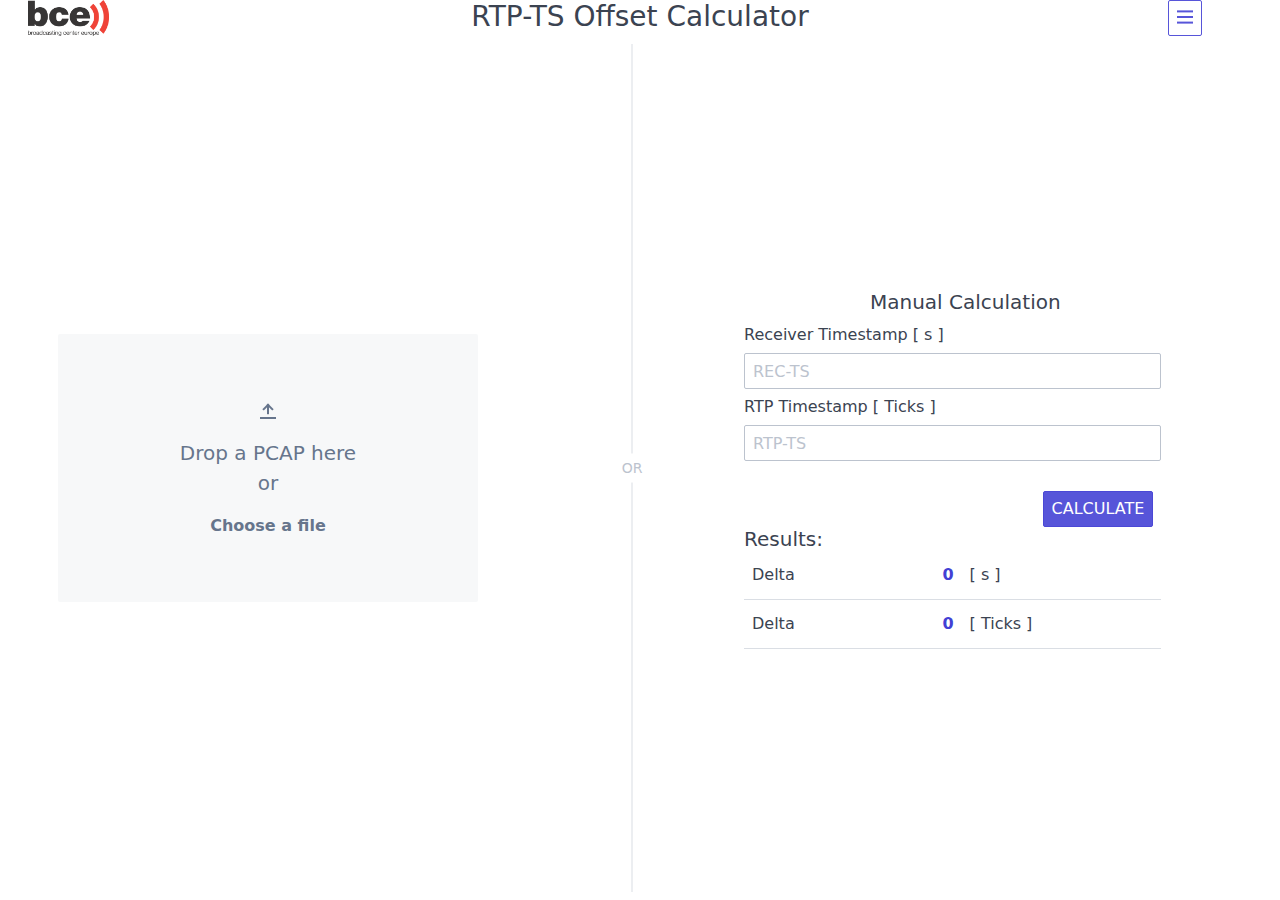
<file: index.html>
<!DOCTYPE html>
<html>
  <head>
  	<meta charset="UTF-8">
  	<title>RTP-TS-CALC</title>
  	<link rel="manifest" href="manifest.webmanifest">

    <link rel="icon" type="image/png" href="images/favicon.png" sizes="32x32">

    <link rel="stylesheet" href="librarys/dygraph/dygraph.css">

    <link rel="stylesheet" href="frameworks/spectre.min.css">
  	<link rel="stylesheet" href="frameworks/spectre-exp.min.css">
  	<link rel="stylesheet" href="frameworks/spectre-icons.min.css">

    <link rel="stylesheet" href="stylesheets/dragbox.css">
    <link rel="stylesheet" href="stylesheets/result_chart_modal.css">
    <link rel="stylesheet" href="stylesheets/layout.css">
    <link rel="stylesheet" href="stylesheets/results.css">
    <link rel="stylesheet" href="stylesheets/main.css">

  	<script src="frameworks/jquery-3.4.1.min.js"></script>
    <script src="librarys/dygraph/dygraph.js"></script>

    <script src="js/Statistics.js"></script>
    <script src="js/Frame.js"></script>
  	<script src="js/bigNumber.js"></script>
    <script src="js/RTP_TS_Parser.js"></script>
    <script src="js/RTP_TS_Analyzer.js"></script>
  	<script src="js/Charts.js"></script>
    <script src="js/ResultChartModal.js"></script>
    <script src="js/Settings.js"></script>
    <script src="js/Utils.js"></script>
  	<script src="js/app.js"></script>
  </head>
  <body>

  <div id="main_container" class="main_container container" >

    <div class="heading column col-mx-auto col-12 col-md-10" style="display:flex; justify-content: center;">
      <div class="columns" style="width:100%">
        <div class="logo column col-1 "></div>
        <h3 class="column col-10" style="text-align:center">RTP-TS Offset Calculator</h3>
        <div class="column col-1" style="margin-top:auto">
          <button id="btn-open_settings" class="btn">
            <i class="icon icon-menu" ></i>
          </button>
        </div>
      </div>
    </div>

    <div id="input_container" class="inputs is-active columns column col-12">

      <div id="upload_module" class="column col-5" style="margin:auto">
  			<div id="upload_container" class=" empty col-10 col-mx-auto upload_container" >
  			  <div class="empty-icon">
  				<i class="icon icon-upload"></i>
  			  </div>
  			  <p class="empty-title h5">Drop a PCAP here </br> or</p>
  			  <div class="empty-action">
  				<div class="box__input">
  					<input id="file_input" class="inputfile" type="file" name="files[]" data-multiple-caption="{count} files selected" multiple />
  					<label for="file_input"><strong><span id="upload_msg">Choose a file</span></strong></label>
  					<button id="file_upload" class="btn upload_btn is-hidden" type="submit">Upload</button>
  				</div>
  			  </div>
  			</div>
  		</div>

  		<div class="divider-vert col-2 column" data-content="OR"></div>

  		<div id="manual_input" class="col-5 column" style="margin:auto">
  			<div>
  				<div class="col-6 col-mx-auto h5">Manual Calculation</div>
  			</div>
  			<div class="columns">
  				<div class="column col-10 col-mr-auto">
  					<div class="form-group">
  						<label class="form-label col-mx-auto col-12 col-md-10" for="rec_tmstp">Receiver Timestamp [ s ]</label>
  						<input class="column col-mx-auto col-12 col-md-10 form-input" step="any" type="text" id="rec_tmstp" placeholder="REC-TS">
  					</div>
  				</div>
  			</div>
  			<div class="columns">
  				<div class="column col-10 col-mr-auto">
  					<div class="form-group">
  						<label class="form-label col-mx-auto col-12 col-md-10" for="rtp_tmstp">RTP Timestamp [ Ticks ]</label>
  						<input class="column col-mx-auto col-12 col-md-10 form-input" step="any" type="text" id="rtp_tmstp" placeholder="RTP-TS">
  					</div>
  				</div>
  			</div>

  			<div class="columns" style="margin-top: 30px">
  				<div class="column col-10 col-mr-auto">
  					<div class="column columns col-mx-auto col-12 col-md-10">
  						<div class="column"></div>
  						<button id="calc_btn"class="column col-auto btn btn-primary">CALCULATE</button>
  					</div>
  				</div>
  			</div>

        <div class="columns">
          <div class="column col-10 col-mr-auto">
            <h5>Results:</h5>
            <table  class="table column col-mx-auto col-12 col-md-10 text-dark">
      			  <tbody  class="col-mx-auto col-6 col-md-10">
      				<tr  class="">
      				  <td class="">Delta</td>
      				  <td class="result"><span id="result_delta_manual_calc-s">0</span></td>
      				  <td class="">[ s ]</td>
      				</tr>
              <tr  class="">
                <td class="">Delta</td>
                <td class="result"><span id="result_delta_manual_calc-t">0</span></td>
                <td class="">[ Ticks ]</td>
              </tr>
      			  </tbody>
      			</table>
          </div>
        </div>

  		</div>

    </div>

    <div id ="result_container_wrapper" class="result_container_wrapper max_dims">
      <div id="result_container" class="result_container   max_dims columns col-11 col-mx-auto">

      <div class="max_dims" style="display:flex">
        <h5 id="btn_go_back" class="btn" style="text-align:center; margin:auto;"> Go back </h5>
      </div>

      <div class="single_result result_table">

          <div class="popover popover-bottom">
            <h5>RTP Timestamps</h5>
            <div class="popover-container">
              <div class="card">
                <div class="card-header">
                  RTP Timestamps
                </div>
                <div class="card-body">
                  RTP timestamps are set by the sender of a stream. Those Timestamps
                  are based on a clock which is different, depending on the used
                  protocol
                </div>
                <div class="card-footer">
                  <a class="doc_detail_btn btn" href="./docu.html#rtpts">More</a>
                </div>
              </div>
            </div>
          </div>

    			<table  class="result_table table text-dark">
    			  <tbody  class="">


    				<tr id="rtp_ts_max" class="">
    				  <td class="">Max.</td>
    				  <td class="result"><span >0</span></td>
    				  <td class="">[ s ]</td>
    				</tr>
            <tr id="rtp_ts_avg" class="">
              <td class="">Avg.</td>
              <td class="result"><span >0</span></td>
              <td class="">[ s ]</td>
            </tr>
    				<tr id="rtp_ts_min" class="">
    				  <td class="">Min.</td>
    				  <td class="result"><span >0</span></td>
    				  <td class="">[ s ]</td>
    				</tr>
    			  </tbody>
    			</table>
          <!--<canvas id="rtp_offset_global_chart"></canvas>-->
          <div id="rtp_ts_global_chart"  class="result_chart" ></div>

  		</div>

      <div class="single_result result_table">

          <div class="popover popover-bottom">
            <h5>Receiver Timestamps</h5>
            <div class="popover-container">
              <div class="card">
                <div class="card-header">
                  Receiver Timestamps
                </div>
                <div class="card-body">
                  Receiver timestamps are set by the receiver of a stream. Those Timestamps
                  should be in seconds since the regardning epoch of the used protocol
                </div>
                <div class="card-footer">
                  <a class="doc_detail_btn btn" href="./docu.html#rects">More</a>
                </div>
              </div>
            </div>
          </div>
          <table  class="result_table table column col-mx-auto col-12 col-md-10 text-dark">
            <tbody  class="col-mx-auto col-6 col-md-10">


            <tr id="rec_ts_max" class="">
              <td class="">Max.</td>
              <td class="result"><span >0</span></td>
              <td class="">[ s ]</td>
            </tr>
            <tr id="rec_ts_avg" class="">
              <td class="">Avg.</td>
              <td class="result"><span >0</span></td>
              <td class="">[ s ]</td>
            </tr>
            <tr id="rec_ts_min" class="">
              <td class="">Min.</td>
              <td class="result"><span >0</span></td>
              <td class="">[ s ]</td>
            </tr>
            </tbody>
          </table>
          <!--<canvas id="rtp_offset_global_chart"></canvas>-->
          <div id="rec_ts_global_chart"  class="result_chart" ></div>

      </div>


  		<div class="single_result result_table">

          <div class="popover popover-bottom">
            <h5>RTP Timestamp Offset</h5>
            <div class="popover-container">
              <div class="card">
                <div class="card-header">
                  RTP Timestamp Offset
                </div>
                <div class="card-body">
                  The difference in Ticks of a RTP timestamp to the RTP timestamp
                  of the previous packet
                </div>
                <div class="card-footer">
                  <a class=" doc_detail_btn btn" href="./docu.html#rtpoff">More</a>
                </div>
              </div>
            </div>
          </div>
    			<table  class="result_table table column col-mx-auto col-12 col-md-10 text-dark">
    			  <tbody  class="col-mx-auto col-6 col-md-10">


    				<tr id="rtp_offset_max" class="">
    				  <td class="">Max.</td>
    				  <td class="result"><span >0</span></td>
    				  <td class="">[ s ]</td>
    				</tr>
            <tr id="rtp_offset_avg" class="">
              <td class="">Avg.</td>
              <td class="result"><span >0</span></td>
              <td class="">[ s ]</td>
            </tr>
    				<tr id="rtp_offset_min" class="">
    				  <td class="">Min.</td>
    				  <td class="result"><span >0</span></td>
    				  <td class="">[ s ]</td>
    				</tr>
    			  </tbody>
    			</table>
          <!--<canvas id="rtp_offset_global_chart"></canvas>-->
          <div id="rtp_offset_global_chart"  class="result_chart" ></div>

  		</div>

      <div class="single_result result_table">

        <div class="popover popover-bottom">
          <h5>RX Timestamp Offset</h5>
          <div class="popover-container">
            <div class="card">
              <div class="card-header">
                RX Timestamp Offset
              </div>
              <div class="card-body">
                The difference in Ticks of a Receiver timestamp to the receiver
                timestamp of the previous packet
              </div>
              <div class="card-footer">
                <a class="doc_detail_btn btn" href="./docu.html#recoff">More</a>
              </div>
            </div>
          </div>
        </div>

        <table  class="result_table table column col-mx-auto col-12 col-md-10 text-dark">
          <tbody  class="col-mx-auto col-6 col-md-10">

          <tr id="rec_offset_max" class="">
            <td class="">Max.</td>
            <td class="result"><span >0</span></td>
            <td class="">[ s ]</td>
          </tr>
          <tr id="rec_offset_avg" class="">
            <td class="">Avg.</td>
            <td class="result"><span >0</span></td>
            <td class="">[ s ]</td>
          </tr>
          <tr id="rec_offset_min" class="">
            <td class="">Min</td>
            <td class="result"><span >0</span></td>
            <td class="">[ s ]</td>
          </tr>
          </tbody>
        </table>
        <!--<canvas id="rec_offset_global_chart"></canvas>-->
        <div id="rec_offset_global_chart" class="result_chart" ></div>

      </div>

      <div class="single_result result_table">

        <div class="popover popover-bottom">
          <h5>RTP-Rx Timestamp Delta</h5>
          <div class="popover-container">
            <div class="card">
              <div class="card-header">
                RTP-Rx Timestamp Delta
              </div>
              <div class="card-body">
                The time in Ticks a packet needed getting from the sender to
                the Receiver based on the RTP and receiver timestamps.
              </div>
              <div class="card-footer">
                <a class="doc_detail_btn btn " href="./docu.html#delta">More</a>
              </div>
            </div>
          </div>
        </div>

        <table  class="result_table table column col-mx-auto col-12 col-md-10 text-dark">
          <tbody  class="col-mx-auto col-6 col-md-10">

          <tr id="ts_delta_max" class="">
            <td class="">Max.</td>
            <td class="result"><span >0</span></td>
            <td class="">[ s ]</td>
          </tr>
          <tr id="ts_delta_avg" class="">
            <td class="">Avg.</td>
            <td class="result"><span >0</span></td>
            <td class="">[ s ]</td>
          </tr>
          <tr id="ts_delta_min" class="">
            <td class="">Min.</td>
            <td class="result"><span >0</span></td>
            <td class="">[ s ]</td>
          </tr>
          </tbody>
        </table>
        <div id="ts_delta_global_chart" class="result_chart" >
        </div>
      </div>
    </div>
    </div>

		<div class="modal" id="upload_modal">
		  <a href="#close" class="modal-overlay" aria-label="Close"></a>
		  <div class="modal-container">
			<div class="modal-header">
			  <a href="#close" class="btn btn-clear float-right" aria-label="Close"></a>
			  <div class="modal-title h2">Upload in progress</div>
			</div>
			<div class="modal-body">
			  <div class="content">
				<div class="h5">The file is currently uploading! Please wait..</div>
        <div class="bar bar-sm">
          <div id="upload_progress_bar" class="bar-item" role="progressbar" style="width:0%;" aria-valuenow="0" aria-valuemin="0" aria-valuemax="100"></div>
        </div>
				<div class="loading loading-lg" style="margin-top:4em;"></div>
				<!-- content here -->
			  </div>
			</div>
			<div class="modal-footer">
			  <button class="btn">Cancel</button>
			</div>
		  </div>
		</div>

    <!-- MODALS -->
    <div id="result_modal" class="modal modal-lg" >
		  <a href="#close" class="modal-overlay close_modal" aria-label="Close"></a>
		  <div class="modal-container result_chart_modal">
			<div class="modal-header">
        <a href="#close" class="btn btn-clear float-right close_modal" aria-label="Close"></a>
			  <div class="modal-title h2">Detailed View</div>
			</div>
			<div class="modal-body">
			  <div class="single_result_modal_content content container">
  	      <div class="nav_container columns max_dims">
            <div class="nav_chart_container column col-6 max_height">
              <h4>Overview of capture: </h4>
              <div id="nav_chart" class="max_dims"></div>
              <!-- <canvas id="nav_chart" class=""></canvas> -->
            </div>
            <div class="nav_btn column col-6" style="margin-top:auto">
              <div class="columns">
                <div id="nav_btn" class="column col-mr-auto">
                  <button id="prev_frame_btn" class="btn"><i class="icon icon-arrow-left"></i></button>
                  <button id="next_frame_btn" class="btn column col-mr-auto"><i class="icon icon-arrow-right"></i></button>
                </div>
                <div class="column col-10">
                  <label for="frame_selection_input">Type in a frame number</label>
                  <input id="frame_selection_input" type="number" class="form-input"/>
                </div>
              </div>
            </div>
          </div>

          <div id="result_chart_container" class="chart_container max_dims">
            <h4>All packets of choosen frame: </h4>
            <div id="frame_chart" class="max_dims" ></div>
          </div>
			  </div>
			</div>
			<div class="modal-footer">
			  <button class="btn close_modal ">Cancel</button>
			</div>
		  </div>
		</div>

    <div id="settings_modal" class="modal">
      <a href="#close" class="modal-overlay close_modal" aria-label="Close"></a>
      <div class="modal-container">

        <div class="modal-header">
          <a href="#close" class="btn btn-clear float-right close_modal" aria-label="Close"></a>
          <div class="modal-title h2"> Settings </div>
        </div>

        <div class="modal-body">
          <label for="RTP_clock_selection">RTP Clock Speed</label>
          <select id="RTP_clock_selection" class="form-select">
            <option value="90000"> 90 KHz </option>
            <option value="27000000"> 27 MHz </option>
          </select>
          <label class="form-switch">
            <input id="chkbx_ign_first_pckt" type="checkbox">
            <i class="form-icon"></i> Ignore first packet in RTP-TS-Offset analysis
          </label>
        </div>

        <div class="modal-footer">
          <button id="btn-settings_confirm" class="btn btn-primary close_modal">Ok</button>
          <button class="btn close_modal ">Cancel</button>
        </div>

      </div>
    </div>
	</div>
  </body>
</html>
</file>
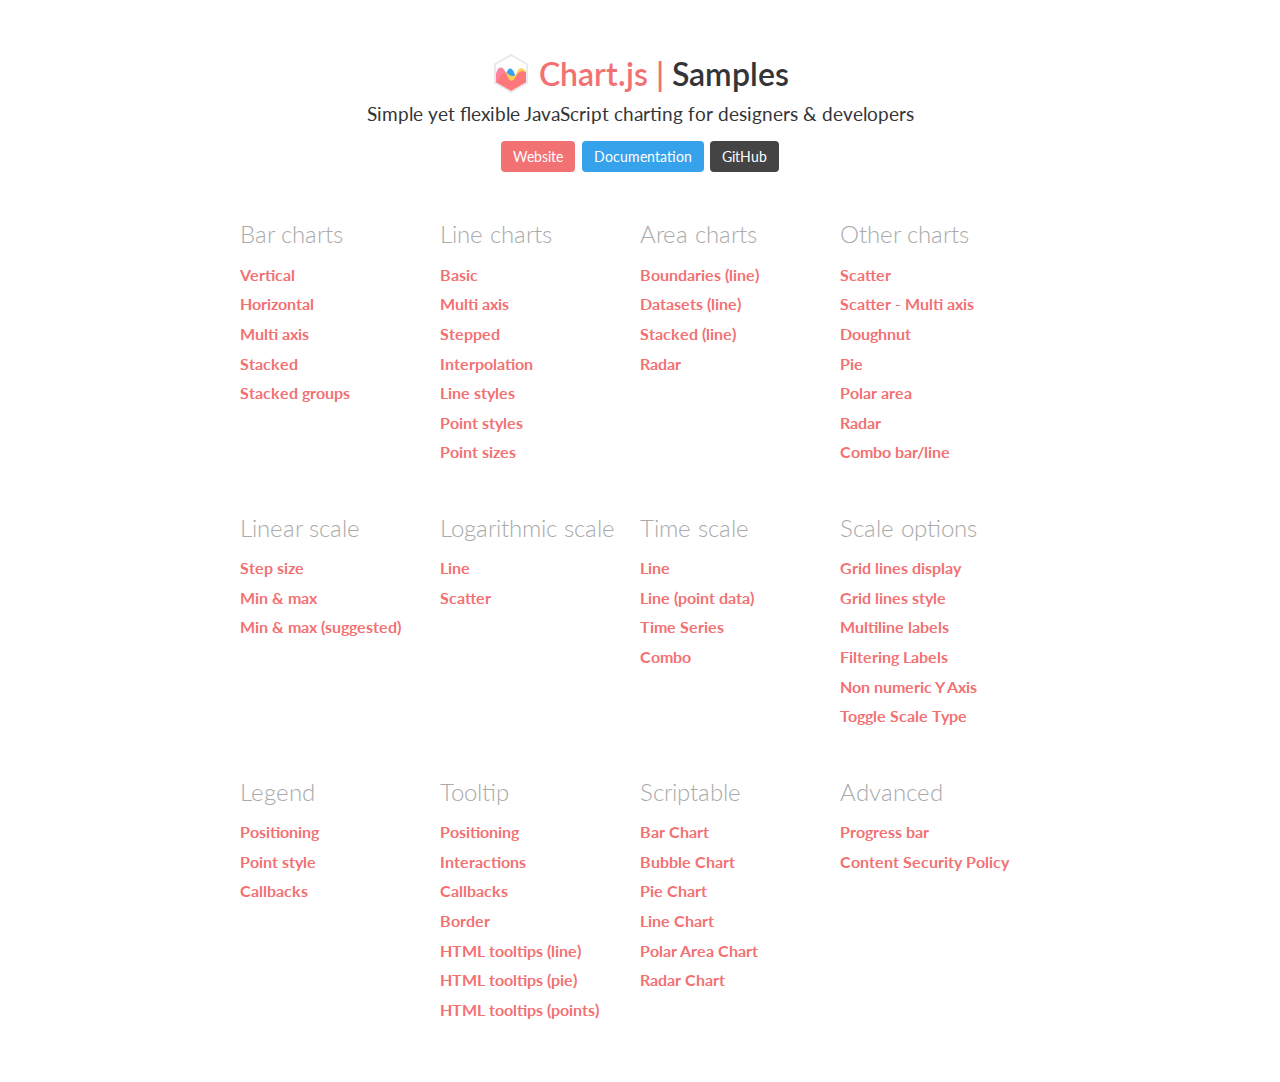
<file: librarys/chartjs/samples/index.html>
<!DOCTYPE html>
<html lang="en-US">
<head>
	<meta charset="utf-8">
	<meta http-equiv="X-UA-Compatible" content="IE=Edge">
	<meta name="viewport" content="width=device-width, initial-scale=1">
	<link rel="stylesheet" type="text/css" href="style.css">
	<link rel="icon" href="favicon.ico">
	<script src="samples.js"></script>
	<script src="utils.js"></script>
	<title>Chart.js samples</title>
</head>
<body>
	<div class="content">
		<div class="header">
			<div class="chartjs-title">Samples</div>
			<div class="chartjs-caption">Simple yet flexible JavaScript charting for designers &amp; developers</div>
			<div class="chartjs-links">
				<a class="btn btn-chartjs" href="https://www.chartjs.org">Website</a>
				<a class="btn btn-docs" href="https://www.chartjs.org/docs">Documentation</a>
				<a class="btn btn-gh" href="https://github.com/chartjs/Chart.js">GitHub</a>
			</div>
		</div>

		<div id="categories" class="samples-categories"></div>
	</div>

	<script>
		function createCategory(item) {
			var el = document.createElement('div');
			el.className = 'samples-category';
			el.innerHTML =
				'<div class="title">' + item.title + '</div>' +
				'<div class="items"></div>';
			return el;
		}

		function createEntry(item) {
			var el = document.createElement('div');
			el.className = 'samples-entry';
			el.innerHTML = '<a class="title" href="' + item.path + '">' + item.title + '</a>';
			return el;
		}

		var categories = document.getElementById('categories');
		Samples.items.forEach(function(item) {
			var category = createCategory(item);
			var children = category.getElementsByClassName('items')[0];

			(item.items || []).forEach(function(item2) {
				children.appendChild(createEntry(item2));
			});

			categories.appendChild(category);
		});
	</script>
</body>
</html>
</file>
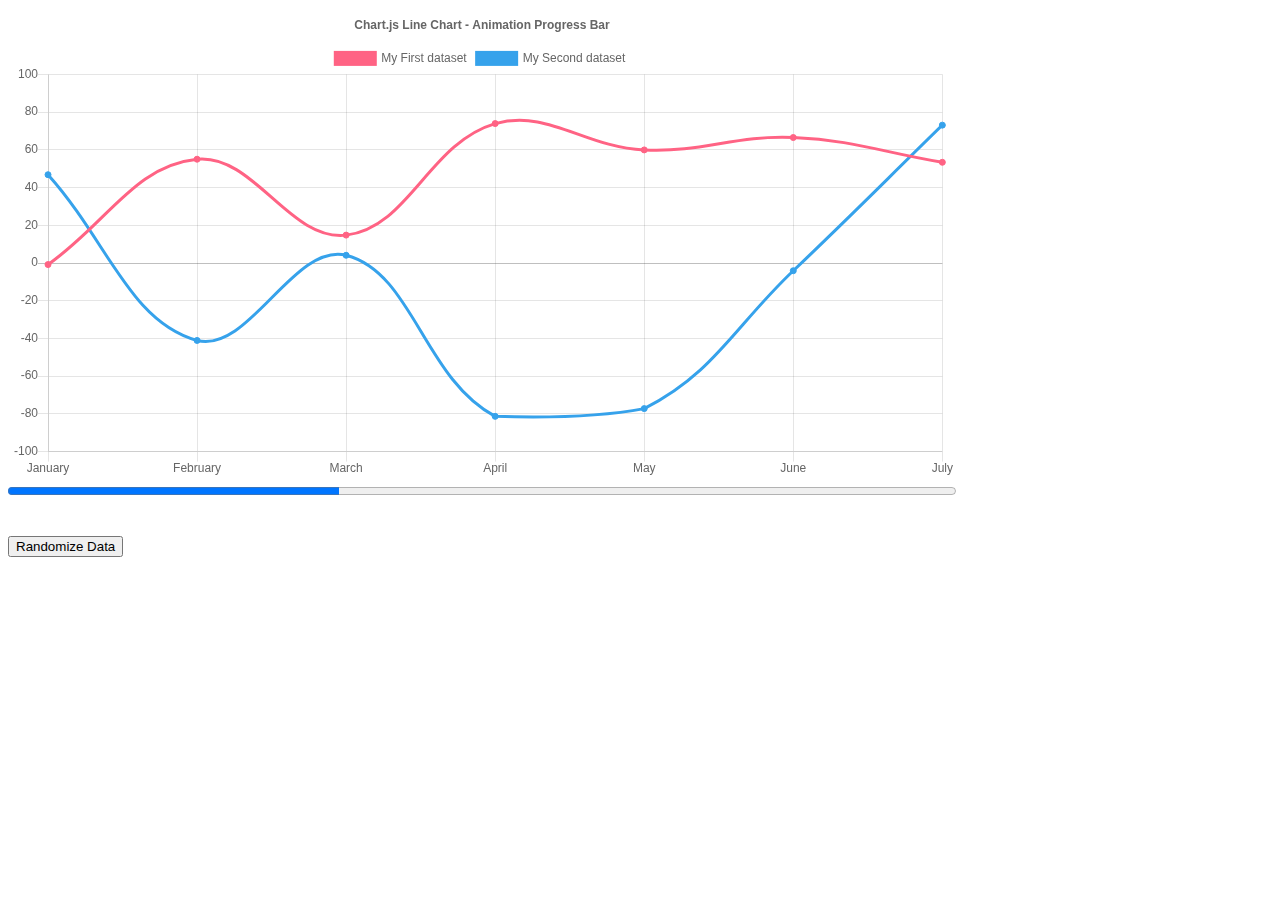
<file: librarys/chartjs/samples/advanced/progress-bar.html>
<!doctype html>
<html>
<head>
<title> Animation Callbacks </title>
	<script src="../../Chart.min.js"></script>
	<script src="../utils.js"></script>
	<style>
		canvas {
			-moz-user-select: none;
			-webkit-user-select: none;
			-ms-user-select: none;
		}
	</style>
</head>

<body>
	<div style="width: 75%;">
		<canvas id="canvas"></canvas>
		<progress id="animationProgress" max="1" value="0" style="width: 100%"></progress>
	</div>
	<br>
	<br>
	<button id="randomizeData">Randomize Data</button>
	<script>
		var progress = document.getElementById('animationProgress');
		var config = {
			type: 'line',
			data: {
				labels: ['January', 'February', 'March', 'April', 'May', 'June', 'July'],
				datasets: [{
					label: 'My First dataset',
					fill: false,
					borderColor: window.chartColors.red,
					backgroundColor: window.chartColors.red,
					data: [
						randomScalingFactor(),
						randomScalingFactor(),
						randomScalingFactor(),
						randomScalingFactor(),
						randomScalingFactor(),
						randomScalingFactor(),
						randomScalingFactor()
					]
				}, {
					label: 'My Second dataset ',
					fill: false,
					borderColor: window.chartColors.blue,
					backgroundColor: window.chartColors.blue,
					data: [
						randomScalingFactor(),
						randomScalingFactor(),
						randomScalingFactor(),
						randomScalingFactor(),
						randomScalingFactor(),
						randomScalingFactor(),
						randomScalingFactor()
					]
				}]
			},
			options: {
				title: {
					display: true,
					text: 'Chart.js Line Chart - Animation Progress Bar'
				},
				animation: {
					duration: 2000,
					onProgress: function(animation) {
						progress.value = animation.currentStep / animation.numSteps;
					},
					onComplete: function() {
						window.setTimeout(function() {
							progress.value = 0;
						}, 2000);
					}
				}
			}
		};

		window.onload = function() {
			var ctx = document.getElementById('canvas').getContext('2d');
			window.myLine = new Chart(ctx, config);
		};

		document.getElementById('randomizeData').addEventListener('click', function() {
			config.data.datasets.forEach(function(dataset) {
				dataset.data = dataset.data.map(function() {
					return randomScalingFactor();
				});
			});

			window.myLine.update();
		});
	</script>
</body>

</html>
</file>
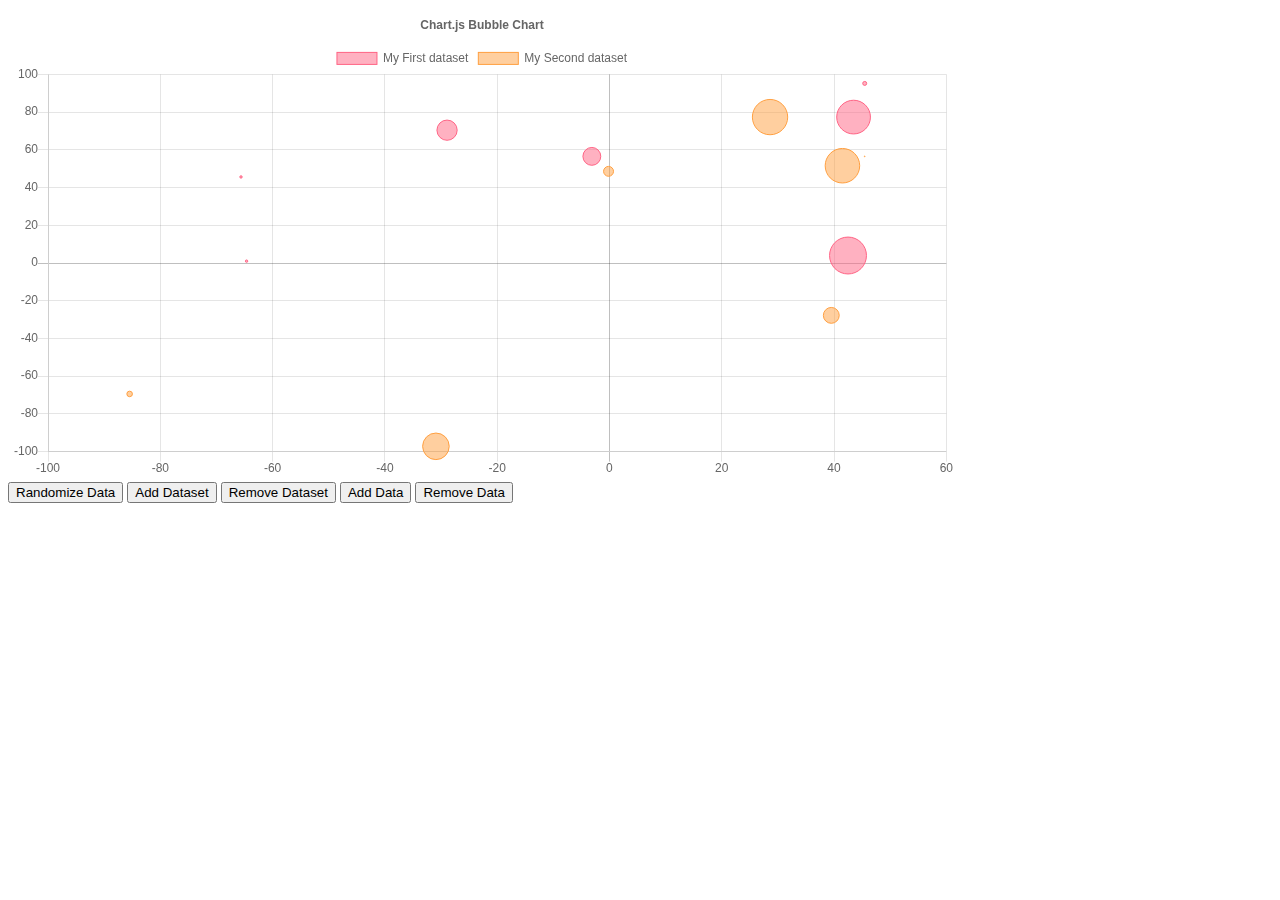
<file: librarys/chartjs/samples/charts/bubble.html>
<!doctype html>
<html>

<head>
	<title>Bubble Chart</title>
	<script src="../../Chart.min.js"></script>
	<script src="../utils.js"></script>
	<style type="text/css">
		canvas{
			-moz-user-select: none;
			-webkit-user-select: none;
			-ms-user-select: none;
		}
	</style>
</head>

<body>
	<div id="container" style="width: 75%;">
		<canvas id="canvas"></canvas>
	</div>
	<button id="randomizeData">Randomize Data</button>
	<button id="addDataset">Add Dataset</button>
	<button id="removeDataset">Remove Dataset</button>
	<button id="addData">Add Data</button>
	<button id="removeData">Remove Data</button>
	<script>
		var DEFAULT_DATASET_SIZE = 7;

		var addedCount = 0;
		var color = Chart.helpers.color;
		var bubbleChartData = {
			animation: {
				duration: 10000
			},
			datasets: [{
				label: 'My First dataset',
				backgroundColor: color(window.chartColors.red).alpha(0.5).rgbString(),
				borderColor: window.chartColors.red,
				borderWidth: 1,
				data: [{
					x: randomScalingFactor(),
					y: randomScalingFactor(),
					r: Math.abs(randomScalingFactor()) / 5,
				}, {
					x: randomScalingFactor(),
					y: randomScalingFactor(),
					r: Math.abs(randomScalingFactor()) / 5,
				}, {
					x: randomScalingFactor(),
					y: randomScalingFactor(),
					r: Math.abs(randomScalingFactor()) / 5,
				}, {
					x: randomScalingFactor(),
					y: randomScalingFactor(),
					r: Math.abs(randomScalingFactor()) / 5,
				}, {
					x: randomScalingFactor(),
					y: randomScalingFactor(),
					r: Math.abs(randomScalingFactor()) / 5,
				}, {
					x: randomScalingFactor(),
					y: randomScalingFactor(),
					r: Math.abs(randomScalingFactor()) / 5,
				}, {
					x: randomScalingFactor(),
					y: randomScalingFactor(),
					r: Math.abs(randomScalingFactor()) / 5,
				}]
			}, {
				label: 'My Second dataset',
				backgroundColor: color(window.chartColors.orange).alpha(0.5).rgbString(),
				borderColor: window.chartColors.orange,
				borderWidth: 1,
				data: [{
					x: randomScalingFactor(),
					y: randomScalingFactor(),
					r: Math.abs(randomScalingFactor()) / 5,
				}, {
					x: randomScalingFactor(),
					y: randomScalingFactor(),
					r: Math.abs(randomScalingFactor()) / 5,
				}, {
					x: randomScalingFactor(),
					y: randomScalingFactor(),
					r: Math.abs(randomScalingFactor()) / 5,
				}, {
					x: randomScalingFactor(),
					y: randomScalingFactor(),
					r: Math.abs(randomScalingFactor()) / 5,
				}, {
					x: randomScalingFactor(),
					y: randomScalingFactor(),
					r: Math.abs(randomScalingFactor()) / 5,
				}, {
					x: randomScalingFactor(),
					y: randomScalingFactor(),
					r: Math.abs(randomScalingFactor()) / 5,
				}, {
					x: randomScalingFactor(),
					y: randomScalingFactor(),
					r: Math.abs(randomScalingFactor()) / 5,
				}]
			}]
		};

		window.onload = function() {
			var ctx = document.getElementById('canvas').getContext('2d');
			window.myChart = new Chart(ctx, {
				type: 'bubble',
				data: bubbleChartData,
				options: {
					responsive: true,
					title: {
						display: true,
						text: 'Chart.js Bubble Chart'
					},
					tooltips: {
						mode: 'point'
					}
				}
			});
		};

		document.getElementById('randomizeData').addEventListener('click', function() {
			bubbleChartData.datasets.forEach(function(dataset) {
				dataset.data = dataset.data.map(function() {
					return {
						x: randomScalingFactor(),
						y: randomScalingFactor(),
						r: Math.abs(randomScalingFactor()) / 5,
					};
				});
			});
			window.myChart.update();
		});

		var colorNames = Object.keys(window.chartColors);
		document.getElementById('addDataset').addEventListener('click', function() {
			++addedCount;
			var colorName = colorNames[bubbleChartData.datasets.length % colorNames.length];
			var dsColor = window.chartColors[colorName];
			var newDataset = {
				label: 'My added dataset ' + addedCount,
				backgroundColor: color(dsColor).alpha(0.5).rgbString(),
				borderColor: dsColor,
				borderWidth: 1,
				data: []
			};

			for (var index = 0; index < DEFAULT_DATASET_SIZE; ++index) {
				newDataset.data.push({
					x: randomScalingFactor(),
					y: randomScalingFactor(),
					r: Math.abs(randomScalingFactor()) / 5,
				});
			}

			bubbleChartData.datasets.push(newDataset);
			window.myChart.update();
		});

		document.getElementById('addData').addEventListener('click', function() {
			if (bubbleChartData.datasets.length > 0) {
				for (var index = 0; index < bubbleChartData.datasets.length; ++index) {
					bubbleChartData.datasets[index].data.push({
						x: randomScalingFactor(),
						y: randomScalingFactor(),
						r: Math.abs(randomScalingFactor()) / 5,
					});
				}

				window.myChart.update();
			}
		});

		document.getElementById('removeDataset').addEventListener('click', function() {
			bubbleChartData.datasets.splice(0, 1);
			window.myChart.update();
		});

		document.getElementById('removeData').addEventListener('click', function() {
			bubbleChartData.datasets.forEach(function(dataset) {
				dataset.data.pop();
			});

			window.myChart.update();
		});
	</script>
</body>

</html>
</file>
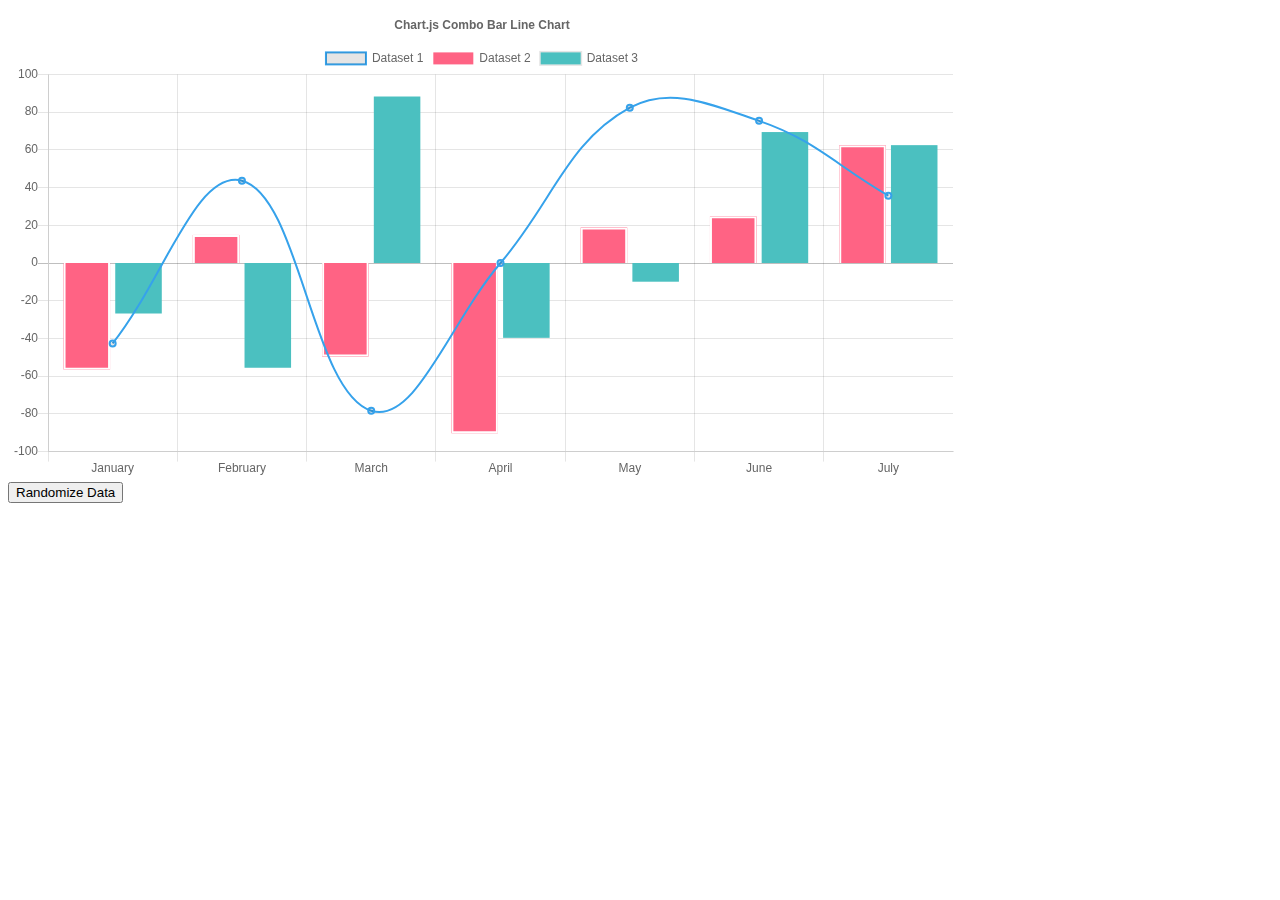
<file: librarys/chartjs/samples/charts/combo-bar-line.html>
<!doctype html>
<html>

<head>
	<title>Combo Bar-Line Chart</title>
	<script src="../../Chart.min.js"></script>
	<script src="../utils.js"></script>
	<style>
	canvas {
		-moz-user-select: none;
		-webkit-user-select: none;
		-ms-user-select: none;
	}
	</style>
</head>

<body>
	<div style="width: 75%">
		<canvas id="canvas"></canvas>
	</div>
	<button id="randomizeData">Randomize Data</button>
	<script>
		var chartData = {
			labels: ['January', 'February', 'March', 'April', 'May', 'June', 'July'],
			datasets: [{
				type: 'line',
				label: 'Dataset 1',
				borderColor: window.chartColors.blue,
				borderWidth: 2,
				fill: false,
				data: [
					randomScalingFactor(),
					randomScalingFactor(),
					randomScalingFactor(),
					randomScalingFactor(),
					randomScalingFactor(),
					randomScalingFactor(),
					randomScalingFactor()
				]
			}, {
				type: 'bar',
				label: 'Dataset 2',
				backgroundColor: window.chartColors.red,
				data: [
					randomScalingFactor(),
					randomScalingFactor(),
					randomScalingFactor(),
					randomScalingFactor(),
					randomScalingFactor(),
					randomScalingFactor(),
					randomScalingFactor()
				],
				borderColor: 'white',
				borderWidth: 2
			}, {
				type: 'bar',
				label: 'Dataset 3',
				backgroundColor: window.chartColors.green,
				data: [
					randomScalingFactor(),
					randomScalingFactor(),
					randomScalingFactor(),
					randomScalingFactor(),
					randomScalingFactor(),
					randomScalingFactor(),
					randomScalingFactor()
				]
			}]

		};
		window.onload = function() {
			var ctx = document.getElementById('canvas').getContext('2d');
			window.myMixedChart = new Chart(ctx, {
				type: 'bar',
				data: chartData,
				options: {
					responsive: true,
					title: {
						display: true,
						text: 'Chart.js Combo Bar Line Chart'
					},
					tooltips: {
						mode: 'index',
						intersect: true
					}
				}
			});
		};

		document.getElementById('randomizeData').addEventListener('click', function() {
			chartData.datasets.forEach(function(dataset) {
				dataset.data = dataset.data.map(function() {
					return randomScalingFactor();
				});
			});
			window.myMixedChart.update();
		});
	</script>
</body>

</html>
</file>
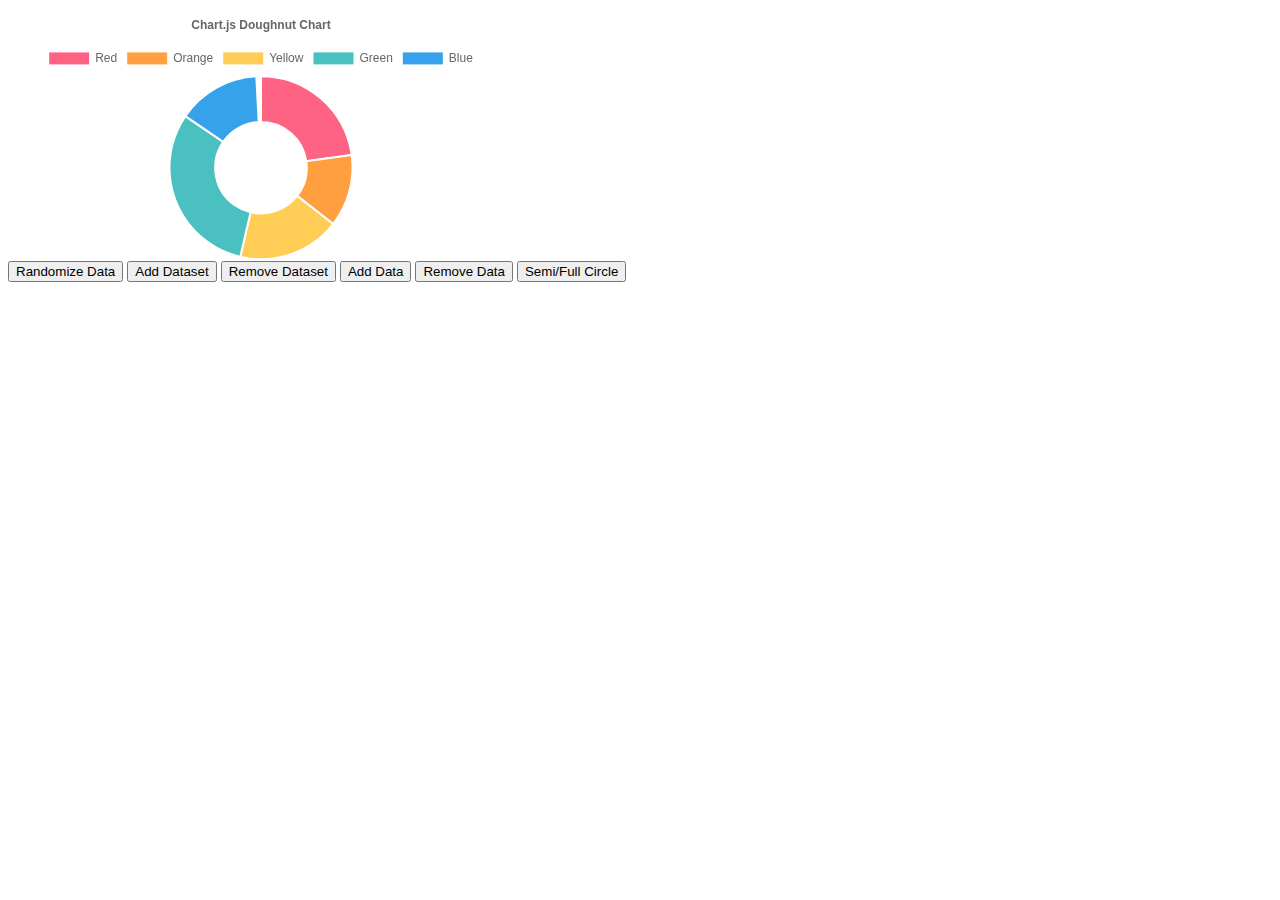
<file: librarys/chartjs/samples/charts/doughnut.html>
<!doctype html>
<html>

<head>
	<title>Doughnut Chart</title>
	<script src="../../Chart.min.js"></script>
	<script src="../utils.js"></script>
	<style>
	canvas {
		-moz-user-select: none;
		-webkit-user-select: none;
		-ms-user-select: none;
	}
	</style>
</head>

<body>
	<div id="canvas-holder" style="width:40%">
		<canvas id="chart-area"></canvas>
	</div>
	<button id="randomizeData">Randomize Data</button>
	<button id="addDataset">Add Dataset</button>
	<button id="removeDataset">Remove Dataset</button>
	<button id="addData">Add Data</button>
	<button id="removeData">Remove Data</button>
	<button id="changeCircleSize">Semi/Full Circle</button>
	<script>
		var randomScalingFactor = function() {
			return Math.round(Math.random() * 100);
		};

		var config = {
			type: 'doughnut',
			data: {
				datasets: [{
					data: [
						randomScalingFactor(),
						randomScalingFactor(),
						randomScalingFactor(),
						randomScalingFactor(),
						randomScalingFactor(),
					],
					backgroundColor: [
						window.chartColors.red,
						window.chartColors.orange,
						window.chartColors.yellow,
						window.chartColors.green,
						window.chartColors.blue,
					],
					label: 'Dataset 1'
				}],
				labels: [
					'Red',
					'Orange',
					'Yellow',
					'Green',
					'Blue'
				]
			},
			options: {
				responsive: true,
				legend: {
					position: 'top',
				},
				title: {
					display: true,
					text: 'Chart.js Doughnut Chart'
				},
				animation: {
					animateScale: true,
					animateRotate: true
				}
			}
		};

		window.onload = function() {
			var ctx = document.getElementById('chart-area').getContext('2d');
			window.myDoughnut = new Chart(ctx, config);
		};

		document.getElementById('randomizeData').addEventListener('click', function() {
			config.data.datasets.forEach(function(dataset) {
				dataset.data = dataset.data.map(function() {
					return randomScalingFactor();
				});
			});

			window.myDoughnut.update();
		});

		var colorNames = Object.keys(window.chartColors);
		document.getElementById('addDataset').addEventListener('click', function() {
			var newDataset = {
				backgroundColor: [],
				data: [],
				label: 'New dataset ' + config.data.datasets.length,
			};

			for (var index = 0; index < config.data.labels.length; ++index) {
				newDataset.data.push(randomScalingFactor());

				var colorName = colorNames[index % colorNames.length];
				var newColor = window.chartColors[colorName];
				newDataset.backgroundColor.push(newColor);
			}

			config.data.datasets.push(newDataset);
			window.myDoughnut.update();
		});

		document.getElementById('addData').addEventListener('click', function() {
			if (config.data.datasets.length > 0) {
				config.data.labels.push('data #' + config.data.labels.length);

				var colorName = colorNames[config.data.datasets[0].data.length % colorNames.length];
				var newColor = window.chartColors[colorName];

				config.data.datasets.forEach(function(dataset) {
					dataset.data.push(randomScalingFactor());
					dataset.backgroundColor.push(newColor);
				});

				window.myDoughnut.update();
			}
		});

		document.getElementById('removeDataset').addEventListener('click', function() {
			config.data.datasets.splice(0, 1);
			window.myDoughnut.update();
		});

		document.getElementById('removeData').addEventListener('click', function() {
			config.data.labels.splice(-1, 1); // remove the label first

			config.data.datasets.forEach(function(dataset) {
				dataset.data.pop();
				dataset.backgroundColor.pop();
			});

			window.myDoughnut.update();
		});

		document.getElementById('changeCircleSize').addEventListener('click', function() {
			if (window.myDoughnut.options.circumference === Math.PI) {
				window.myDoughnut.options.circumference = 2 * Math.PI;
				window.myDoughnut.options.rotation = -Math.PI / 2;
			} else {
				window.myDoughnut.options.circumference = Math.PI;
				window.myDoughnut.options.rotation = -Math.PI;
			}

			window.myDoughnut.update();
		});
	</script>
</body>

</html>
</file>
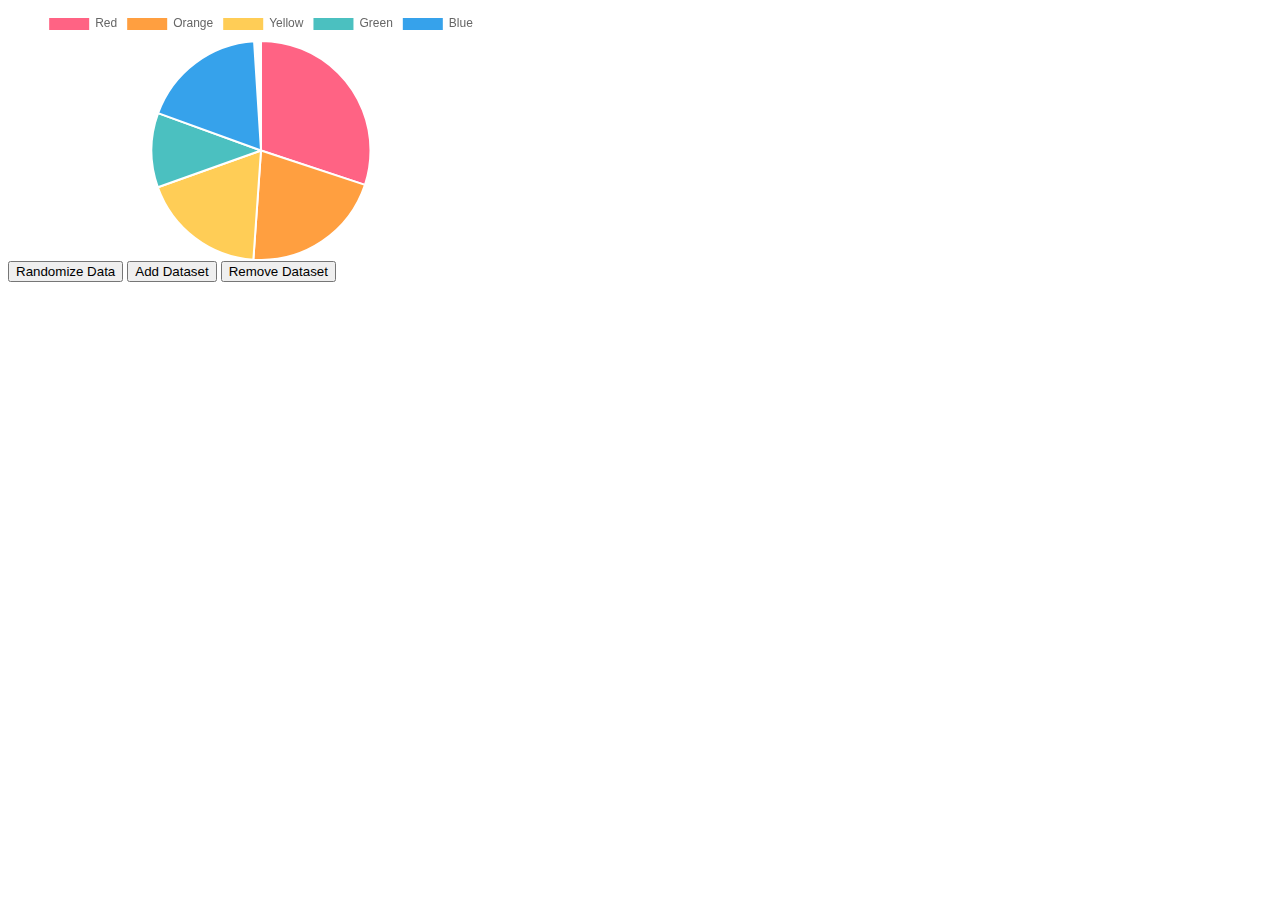
<file: librarys/chartjs/samples/charts/pie.html>
<!doctype html>
<html>

<head>
	<title>Pie Chart</title>
	<script src="../../Chart.min.js"></script>
	<script src="../utils.js"></script>
</head>

<body>
	<div id="canvas-holder" style="width:40%">
		<canvas id="chart-area"></canvas>
	</div>
	<button id="randomizeData">Randomize Data</button>
	<button id="addDataset">Add Dataset</button>
	<button id="removeDataset">Remove Dataset</button>
	<script>
		var randomScalingFactor = function() {
			return Math.round(Math.random() * 100);
		};

		var config = {
			type: 'pie',
			data: {
				datasets: [{
					data: [
						randomScalingFactor(),
						randomScalingFactor(),
						randomScalingFactor(),
						randomScalingFactor(),
						randomScalingFactor(),
					],
					backgroundColor: [
						window.chartColors.red,
						window.chartColors.orange,
						window.chartColors.yellow,
						window.chartColors.green,
						window.chartColors.blue,
					],
					label: 'Dataset 1'
				}],
				labels: [
					'Red',
					'Orange',
					'Yellow',
					'Green',
					'Blue'
				]
			},
			options: {
				responsive: true
			}
		};

		window.onload = function() {
			var ctx = document.getElementById('chart-area').getContext('2d');
			window.myPie = new Chart(ctx, config);
		};

		document.getElementById('randomizeData').addEventListener('click', function() {
			config.data.datasets.forEach(function(dataset) {
				dataset.data = dataset.data.map(function() {
					return randomScalingFactor();
				});
			});

			window.myPie.update();
		});

		var colorNames = Object.keys(window.chartColors);
		document.getElementById('addDataset').addEventListener('click', function() {
			var newDataset = {
				backgroundColor: [],
				data: [],
				label: 'New dataset ' + config.data.datasets.length,
			};

			for (var index = 0; index < config.data.labels.length; ++index) {
				newDataset.data.push(randomScalingFactor());

				var colorName = colorNames[index % colorNames.length];
				var newColor = window.chartColors[colorName];
				newDataset.backgroundColor.push(newColor);
			}

			config.data.datasets.push(newDataset);
			window.myPie.update();
		});

		document.getElementById('removeDataset').addEventListener('click', function() {
			config.data.datasets.splice(0, 1);
			window.myPie.update();
		});
	</script>
</body>

</html>
</file>
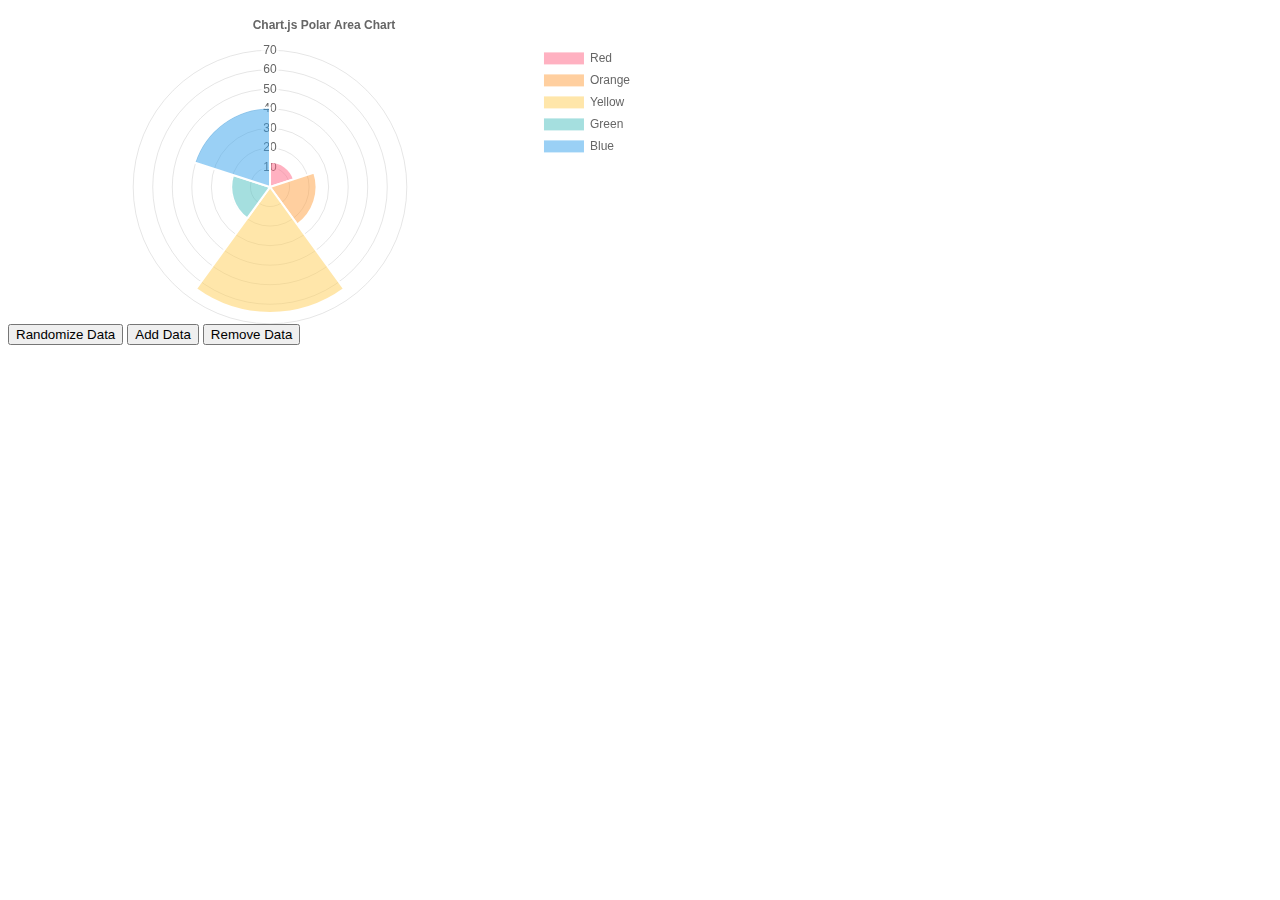
<file: librarys/chartjs/samples/charts/polar-area.html>
<!doctype html>
<html>

<head>
	<title>Polar Area Chart</title>
	<script src="../../Chart.min.js"></script>
	<script src="../utils.js"></script>
	<style>
		canvas {
			-moz-user-select: none;
			-webkit-user-select: none;
			-ms-user-select: none;
		}
	</style>
</head>

<body>
	<div id="canvas-holder" style="width:50%">
		<canvas id="chart-area"></canvas>
	</div>
	<button id="randomizeData">Randomize Data</button>
	<button id="addData">Add Data</button>
	<button id="removeData">Remove Data</button>
	<script>
		var randomScalingFactor = function() {
			return Math.round(Math.random() * 100);
		};

		var chartColors = window.chartColors;
		var color = Chart.helpers.color;
		var config = {
			data: {
				datasets: [{
					data: [
						randomScalingFactor(),
						randomScalingFactor(),
						randomScalingFactor(),
						randomScalingFactor(),
						randomScalingFactor(),
					],
					backgroundColor: [
						color(chartColors.red).alpha(0.5).rgbString(),
						color(chartColors.orange).alpha(0.5).rgbString(),
						color(chartColors.yellow).alpha(0.5).rgbString(),
						color(chartColors.green).alpha(0.5).rgbString(),
						color(chartColors.blue).alpha(0.5).rgbString(),
					],
					label: 'My dataset' // for legend
				}],
				labels: [
					'Red',
					'Orange',
					'Yellow',
					'Green',
					'Blue'
				]
			},
			options: {
				responsive: true,
				legend: {
					position: 'right',
				},
				title: {
					display: true,
					text: 'Chart.js Polar Area Chart'
				},
				scale: {
					ticks: {
						beginAtZero: true
					},
					reverse: false
				},
				animation: {
					animateRotate: false,
					animateScale: true
				}
			}
		};

		window.onload = function() {
			var ctx = document.getElementById('chart-area');
			window.myPolarArea = Chart.PolarArea(ctx, config);
		};

		document.getElementById('randomizeData').addEventListener('click', function() {
			config.data.datasets.forEach(function(piece, i) {
				piece.data.forEach(function(value, j) {
					config.data.datasets[i].data[j] = randomScalingFactor();
				});
			});
			window.myPolarArea.update();
		});

		var colorNames = Object.keys(window.chartColors);
		document.getElementById('addData').addEventListener('click', function() {
			if (config.data.datasets.length > 0) {
				config.data.labels.push('data #' + config.data.labels.length);
				config.data.datasets.forEach(function(dataset) {
					var colorName = colorNames[config.data.labels.length % colorNames.length];
					dataset.backgroundColor.push(window.chartColors[colorName]);
					dataset.data.push(randomScalingFactor());
				});
				window.myPolarArea.update();
			}
		});
		document.getElementById('removeData').addEventListener('click', function() {
			config.data.labels.pop(); // remove the label first
			config.data.datasets.forEach(function(dataset) {
				dataset.backgroundColor.pop();
				dataset.data.pop();
			});
			window.myPolarArea.update();
		});
	</script>
</body>

</html>
</file>
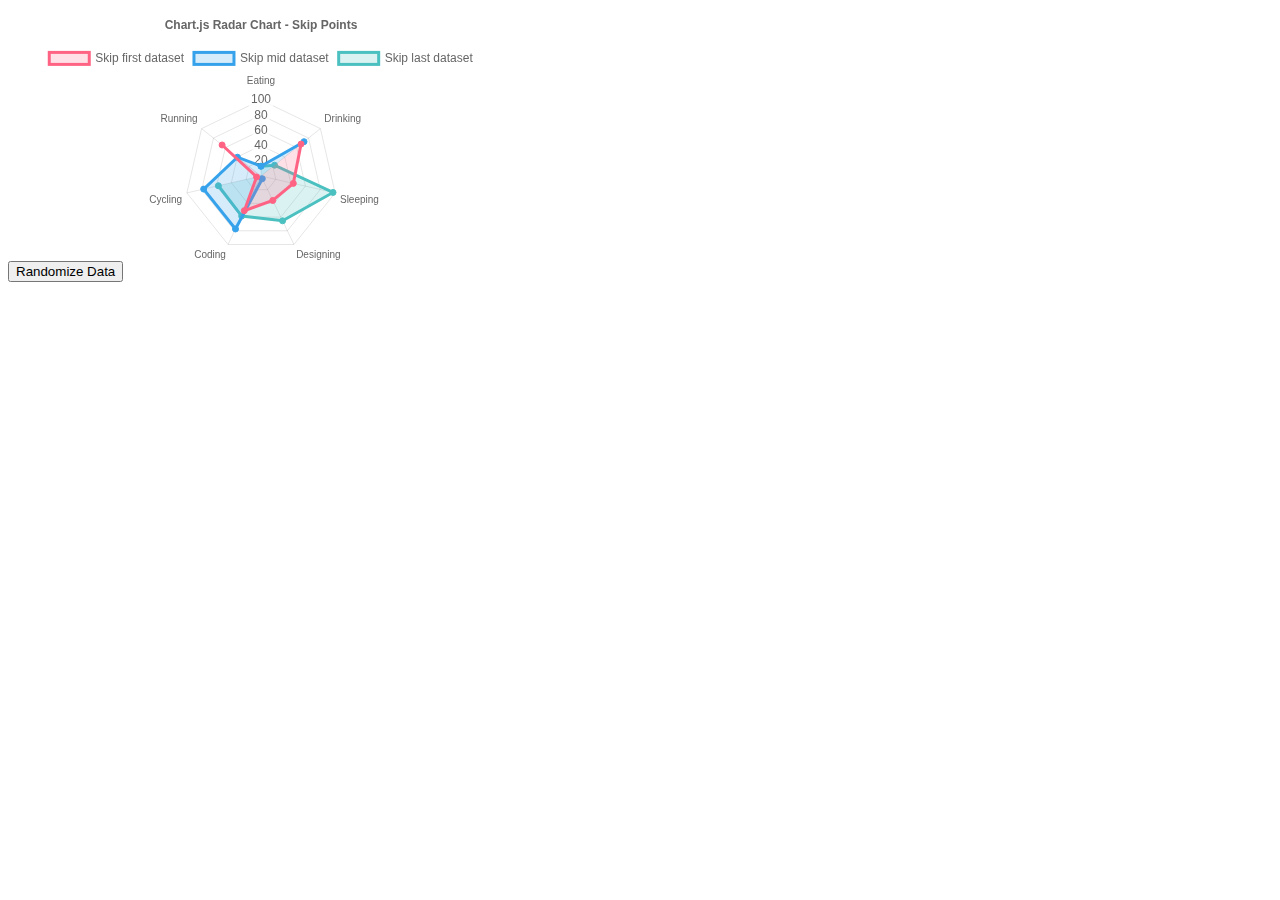
<file: librarys/chartjs/samples/charts/radar-skip-points.html>
<!doctype html>
<html>

<head>
	<title>Radar Chart</title>
	<script src="../../Chart.min.js"></script>
	<script src="../utils.js"></script>
	<style>
		canvas {
			-moz-user-select: none;
			-webkit-user-select: none;
			-ms-user-select: none;
		}
	</style>
</head>

<body>
	<div style="width:40%">
		<canvas id="canvas"></canvas>
	</div>
	<button id="randomizeData">Randomize Data</button>
	<script>
		var randomScalingFactor = function() {
			return Math.round(Math.random() * 100);
		};

		var color = Chart.helpers.color;
		var config = {
			type: 'radar',
			data: {
				labels: ['Eating', 'Drinking', 'Sleeping', 'Designing', 'Coding', 'Cycling', 'Running'],
				datasets: [{
					label: 'Skip first dataset',
					borderColor: window.chartColors.red,
					backgroundColor: color(window.chartColors.red).alpha(0.2).rgbString(),
					pointBackgroundColor: window.chartColors.red,
					data: [
						NaN,
						randomScalingFactor(),
						randomScalingFactor(),
						randomScalingFactor(),
						randomScalingFactor(),
						randomScalingFactor(),
						randomScalingFactor()
					]
				}, {
					label: 'Skip mid dataset',
					borderColor: window.chartColors.blue,
					backgroundColor: color(window.chartColors.blue).alpha(0.2).rgbString(),
					pointBackgroundColor: window.chartColors.blue,
					data: [
						randomScalingFactor(),
						randomScalingFactor(),
						NaN,
						randomScalingFactor(),
						randomScalingFactor(),
						randomScalingFactor(),
						randomScalingFactor()
					]
				}, {
					label: 'Skip last dataset',
					borderColor: window.chartColors.green,
					backgroundColor: color(window.chartColors.green).alpha(0.2).rgbString(),
					pointBackgroundColor: window.chartColors.green,
					data: [
						randomScalingFactor(),
						randomScalingFactor(),
						randomScalingFactor(),
						randomScalingFactor(),
						randomScalingFactor(),
						randomScalingFactor(),
						NaN
					]
				}]
			},
			options: {
				title: {
					display: true,
					text: 'Chart.js Radar Chart - Skip Points'
				},
				elements: {
					line: {
						tension: 0.0,
					}
				},
				scale: {
					beginAtZero: true,
				}
			}
		};

		window.onload = function() {
			window.myRadar = new Chart(document.getElementById('canvas'), config);
		};

		document.getElementById('randomizeData').addEventListener('click', function() {
			config.data.datasets.forEach(function(dataset) {
				dataset.data = dataset.data.map(function() {
					return randomScalingFactor();
				});

			});

			window.myRadar.update();
		});
	</script>
</body>

</html>
</file>
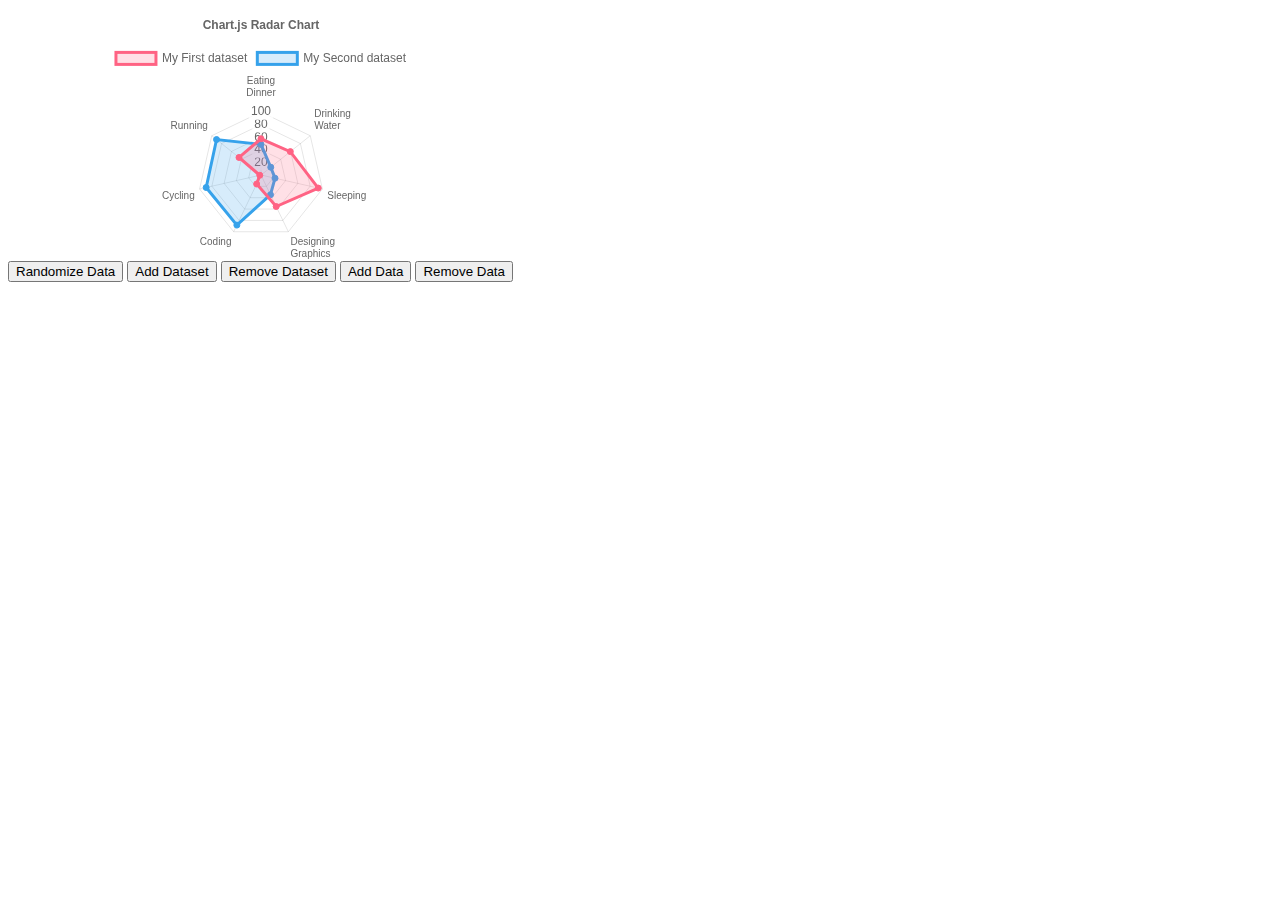
<file: librarys/chartjs/samples/charts/radar.html>
<!doctype html>
<html>

<head>
	<title>Radar Chart</title>
	<script src="../../Chart.min.js"></script>
	<script src="../utils.js"></script>
	<style>
		canvas {
			-moz-user-select: none;
			-webkit-user-select: none;
			-ms-user-select: none;
		}
	</style>
</head>

<body>
	<div style="width:40%">
		<canvas id="canvas"></canvas>
	</div>
	<button id="randomizeData">Randomize Data</button>
	<button id="addDataset">Add Dataset</button>
	<button id="removeDataset">Remove Dataset</button>
	<button id="addData">Add Data</button>
	<button id="removeData">Remove Data</button>
	<script>
		var randomScalingFactor = function() {
			return Math.round(Math.random() * 100);
		};

		var color = Chart.helpers.color;
		var config = {
			type: 'radar',
			data: {
				labels: [['Eating', 'Dinner'], ['Drinking', 'Water'], 'Sleeping', ['Designing', 'Graphics'], 'Coding', 'Cycling', 'Running'],
				datasets: [{
					label: 'My First dataset',
					backgroundColor: color(window.chartColors.red).alpha(0.2).rgbString(),
					borderColor: window.chartColors.red,
					pointBackgroundColor: window.chartColors.red,
					data: [
						randomScalingFactor(),
						randomScalingFactor(),
						randomScalingFactor(),
						randomScalingFactor(),
						randomScalingFactor(),
						randomScalingFactor(),
						randomScalingFactor()
					]
				}, {
					label: 'My Second dataset',
					backgroundColor: color(window.chartColors.blue).alpha(0.2).rgbString(),
					borderColor: window.chartColors.blue,
					pointBackgroundColor: window.chartColors.blue,
					data: [
						randomScalingFactor(),
						randomScalingFactor(),
						randomScalingFactor(),
						randomScalingFactor(),
						randomScalingFactor(),
						randomScalingFactor(),
						randomScalingFactor()
					]
				}]
			},
			options: {
				legend: {
					position: 'top',
				},
				title: {
					display: true,
					text: 'Chart.js Radar Chart'
				},
				scale: {
					ticks: {
						beginAtZero: true
					}
				}
			}
		};

		window.onload = function() {
			window.myRadar = new Chart(document.getElementById('canvas'), config);
		};

		document.getElementById('randomizeData').addEventListener('click', function() {
			config.data.datasets.forEach(function(dataset) {
				dataset.data = dataset.data.map(function() {
					return randomScalingFactor();
				});
			});

			window.myRadar.update();
		});

		var colorNames = Object.keys(window.chartColors);
		document.getElementById('addDataset').addEventListener('click', function() {
			var colorName = colorNames[config.data.datasets.length % colorNames.length];
			var newColor = window.chartColors[colorName];

			var newDataset = {
				label: 'Dataset ' + config.data.datasets.length,
				borderColor: newColor,
				backgroundColor: color(newColor).alpha(0.2).rgbString(),
				pointBackgroundColor: newColor,
				data: [],
			};

			for (var index = 0; index < config.data.labels.length; ++index) {
				newDataset.data.push(randomScalingFactor());
			}

			config.data.datasets.push(newDataset);
			window.myRadar.update();
		});

		document.getElementById('addData').addEventListener('click', function() {
			if (config.data.datasets.length > 0) {
				config.data.labels.push('dataset #' + config.data.labels.length);

				config.data.datasets.forEach(function(dataset) {
					dataset.data.push(randomScalingFactor());
				});

				window.myRadar.update();
			}
		});

		document.getElementById('removeDataset').addEventListener('click', function() {
			config.data.datasets.splice(0, 1);
			window.myRadar.update();
		});

		document.getElementById('removeData').addEventListener('click', function() {
			config.data.labels.pop(); // remove the label first

			config.data.datasets.forEach(function(dataset) {
				dataset.data.pop();
			});

			window.myRadar.update();
		});
	</script>
</body>

</html>
</file>
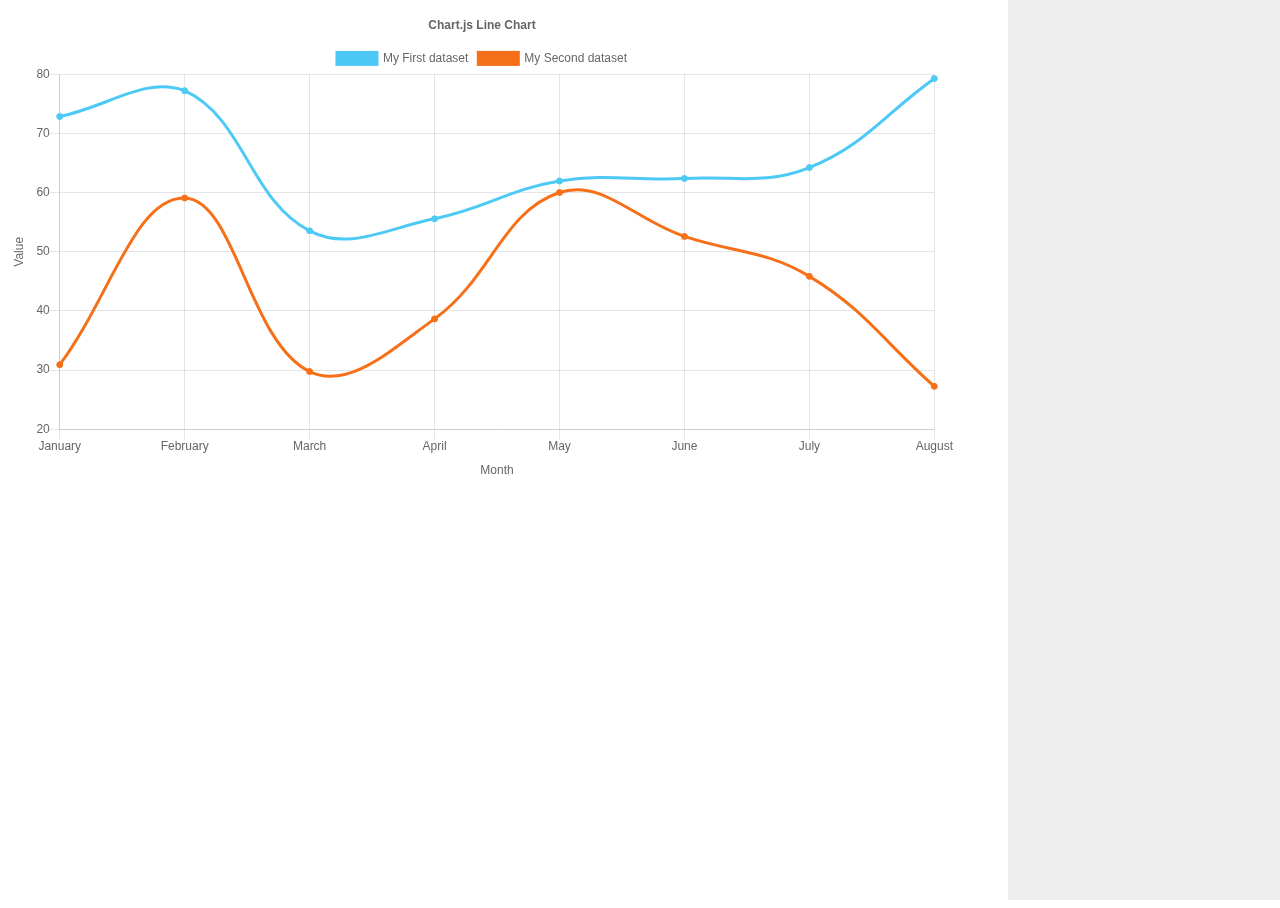
<file: librarys/chartjs/samples/legend/callbacks.html>
<!doctype html>
<html>
<head>
	<title>Legend Callbacks</title>
	<script src="../../Chart.min.js"></script>
	<script src="../utils.js"></script>
	<style>
		body, html {
			height: 100%;
			font-family: sans-serif;
		}
		canvas{
			-moz-user-select: none;
			-webkit-user-select: none;
			-ms-user-select: none;
		}

		#log {
			position: absolute;
			right: 0;
			top: 0;
			bottom: 0;
			background-color: #EEE;
			float: right;
			width: 20%;
			padding: 8px;
			overflow-y: auto;
			white-space: pre;
			line-height: 1.5em;
		}
	</style>
</head>

<body>
	<div id="log"></div>
	<div style="width:75%;">
		<canvas id="canvas"></canvas>
	</div>
	<script>
		var logEntry = 1;
		var logElement = document.getElementById('log');
		var utils = Samples.utils;
		var inputs = {
			min: 20,
			max: 80,
			count: 8,
			decimals: 2,
			continuity: 1
		};
		var config;

		function log(text) {
			logElement.innerText += logEntry + '. ' + text + '\n';
			logElement.scrollTop = logElement.scrollHeight;
			logEntry++;
		}

		function generateData() {
			return utils.numbers(inputs);
		}
		function generateLabels() {
			return utils.months({count: inputs.count});
		}

		utils.srand(42);

		config = {
			type: 'line',
			data: {
				labels: generateLabels(),
				datasets: [{
					label: 'My First dataset',
					backgroundColor: utils.color(0),
					borderColor: utils.color(0),
					data: generateData(),
					fill: false,
				}, {
					label: 'My Second dataset',
					fill: false,
					backgroundColor: utils.color(1),
					borderColor: utils.color(1),
					data: generateData(),
				}]
			},
			options: {
				legend: {
					onHover: function(event, legendItem) {
						log('onHover: ' + legendItem.text);
					},
					onLeave: function(event, legendItem) {
						log('onLeave: ' + legendItem.text);
					},
					onClick: function(event, legendItem) {
						log('onClick:' + legendItem.text);
					}
				},
				title: {
					display: true,
					text: 'Chart.js Line Chart'
				},
				scales: {
					xAxes: [{
						display: true,
						scaleLabel: {
							display: true,
							labelString: 'Month'
						}
					}],
					yAxes: [{
						display: true,
						scaleLabel: {
							display: true,
							labelString: 'Value'
						}
					}]
				}
			}
		};

		new Chart(document.getElementById('canvas'), config);
	</script>
</body>

</html>
</file>
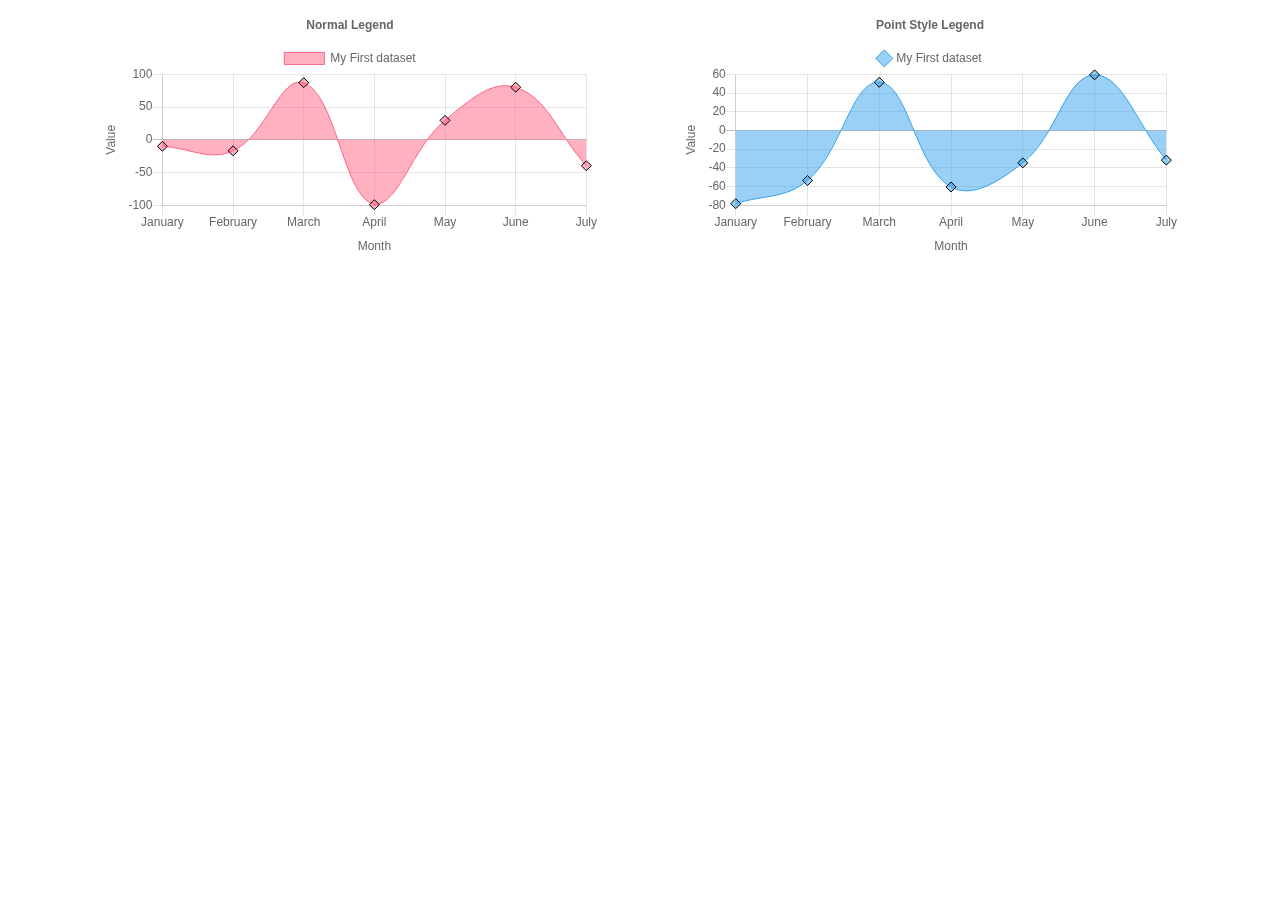
<file: librarys/chartjs/samples/legend/point-style.html>
<!doctype html>
<html>

<head>
	<title>Legend Point Style</title>
	<script src="../../Chart.min.js"></script>
	<script src="../utils.js"></script>
	<style>
		canvas {
			-moz-user-select: none;
			-webkit-user-select: none;
			-ms-user-select: none;
		}
		.chart-container {
			width: 500px;
			margin-left: 40px;
			margin-right: 40px;
		}
		.container {
			display: flex;
			flex-direction: row;
			flex-wrap: wrap;
			justify-content: center;
		}
	</style>
</head>

<body>
	<div class="container">
		<div class="chart-container">
			<canvas id="chart-legend-normal"></canvas>
		</div>
		<div class="chart-container">
			<canvas id="chart-legend-pointstyle"></canvas>
		</div>
	</div>
	<script>
		var color = Chart.helpers.color;
		function createConfig(colorName) {
			return {
				type: 'line',
				data: {
					labels: ['January', 'February', 'March', 'April', 'May', 'June', 'July'],
					datasets: [{
						label: 'My First dataset',
						data: [
							randomScalingFactor(),
							randomScalingFactor(),
							randomScalingFactor(),
							randomScalingFactor(),
							randomScalingFactor(),
							randomScalingFactor(),
							randomScalingFactor()
						],
						backgroundColor: color(window.chartColors[colorName]).alpha(0.5).rgbString(),
						borderColor: window.chartColors[colorName],
						borderWidth: 1,
						pointStyle: 'rectRot',
						pointRadius: 5,
						pointBorderColor: 'rgb(0, 0, 0)'
					}]
				},
				options: {
					responsive: true,
					legend: {
						labels: {
							usePointStyle: false
						}
					},
					scales: {
						xAxes: [{
							display: true,
							scaleLabel: {
								display: true,
								labelString: 'Month'
							}
						}],
						yAxes: [{
							display: true,
							scaleLabel: {
								display: true,
								labelString: 'Value'
							}
						}]
					},
					title: {
						display: true,
						text: 'Normal Legend'
					}
				}
			};
		}

		function createPointStyleConfig(colorName) {
			var config = createConfig(colorName);
			config.options.legend.labels.usePointStyle = true;
			config.options.title.text = 'Point Style Legend';
			return config;
		}

		window.onload = function() {
			[{
				id: 'chart-legend-normal',
				config: createConfig('red')
			}, {
				id: 'chart-legend-pointstyle',
				config: createPointStyleConfig('blue')
			}].forEach(function(details) {
				var ctx = document.getElementById(details.id).getContext('2d');
				new Chart(ctx, details.config);
			});
		};
	</script>
</body>

</html>
</file>
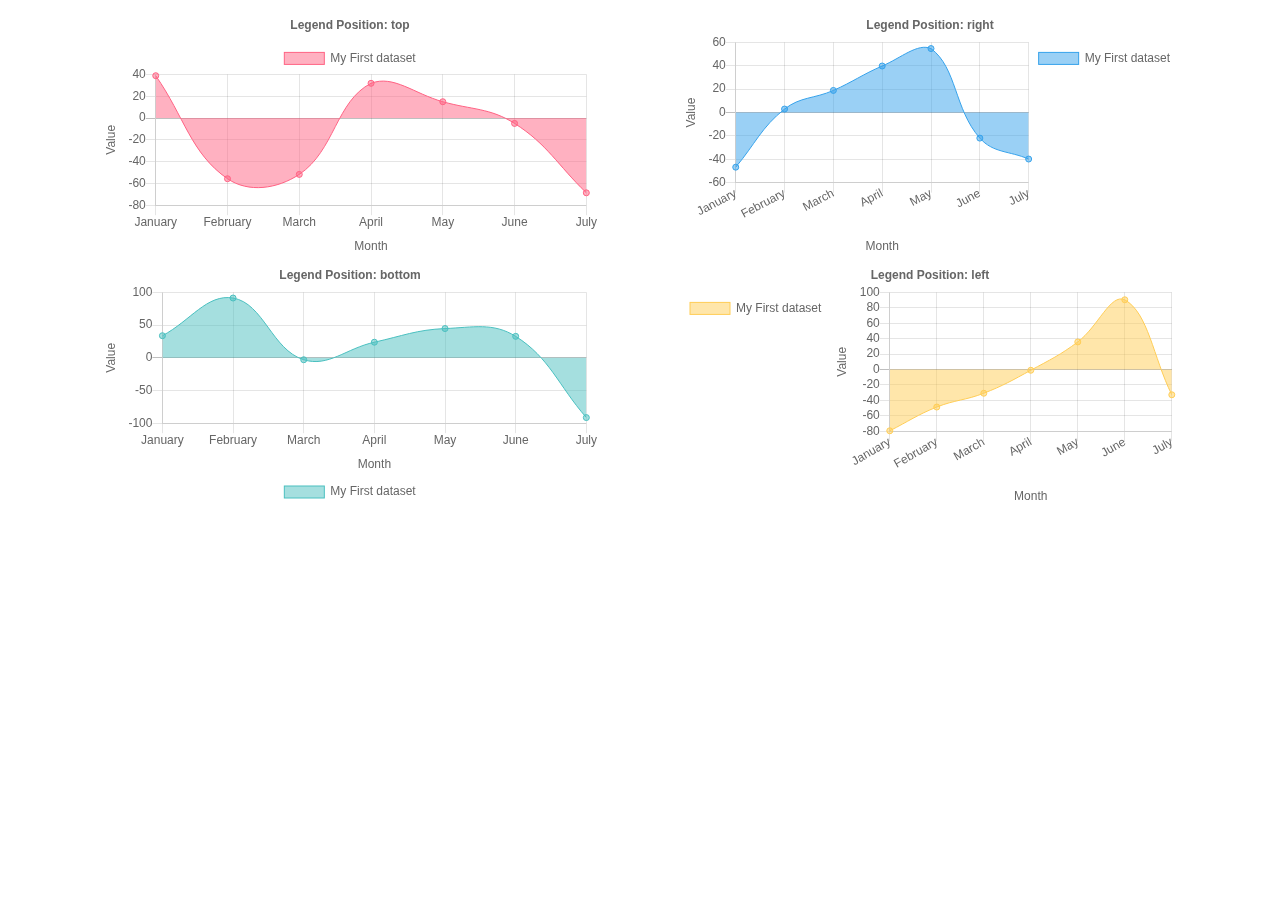
<file: librarys/chartjs/samples/legend/positioning.html>
<!doctype html>
<html>

<head>
	<title>Legend Positions</title>
	<script src="../../Chart.min.js"></script>
	<script src="../utils.js"></script>
	<style>
		canvas {
			-moz-user-select: none;
			-webkit-user-select: none;
			-ms-user-select: none;
		}
		.chart-container {
			width: 500px;
			margin-left: 40px;
			margin-right: 40px;
		}
		.container {
			display: flex;
			flex-direction: row;
			flex-wrap: wrap;
			justify-content: center;
		}
	</style>
</head>

<body>
	<div class="container">
		<div class="chart-container">
			<canvas id="chart-legend-top"></canvas>
		</div>
		<div class="chart-container">
			<canvas id="chart-legend-right"></canvas>
		</div>
		<div class="chart-container">
			<canvas id="chart-legend-bottom"></canvas>
		</div>
		<div class="chart-container">
			<canvas id="chart-legend-left"></canvas>
		</div>
	</div>
	<script>
		var color = Chart.helpers.color;
		function createConfig(legendPosition, colorName) {
			return {
				type: 'line',
				data: {
					labels: ['January', 'February', 'March', 'April', 'May', 'June', 'July'],
					datasets: [{
						label: 'My First dataset',
						data: [
							randomScalingFactor(),
							randomScalingFactor(),
							randomScalingFactor(),
							randomScalingFactor(),
							randomScalingFactor(),
							randomScalingFactor(),
							randomScalingFactor()
						],
						backgroundColor: color(window.chartColors[colorName]).alpha(0.5).rgbString(),
						borderColor: window.chartColors[colorName],
						borderWidth: 1
					}]
				},
				options: {
					responsive: true,
					legend: {
						position: legendPosition,
					},
					scales: {
						xAxes: [{
							display: true,
							scaleLabel: {
								display: true,
								labelString: 'Month'
							}
						}],
						yAxes: [{
							display: true,
							scaleLabel: {
								display: true,
								labelString: 'Value'
							}
						}]
					},
					title: {
						display: true,
						text: 'Legend Position: ' + legendPosition
					}
				}
			};
		}

		window.onload = function() {
			[{
				id: 'chart-legend-top',
				legendPosition: 'top',
				color: 'red'
			}, {
				id: 'chart-legend-right',
				legendPosition: 'right',
				color: 'blue'
			}, {
				id: 'chart-legend-bottom',
				legendPosition: 'bottom',
				color: 'green'
			}, {
				id: 'chart-legend-left',
				legendPosition: 'left',
				color: 'yellow'
			}].forEach(function(details) {
				var ctx = document.getElementById(details.id).getContext('2d');
				var config = createConfig(details.legendPosition, details.color);
				new Chart(ctx, config);
			});
		};
	</script>
</body>

</html>
</file>
<file: librarys/dygraph/dygraph.css>
/**
 * Default styles for the dygraphs charting library.
 */

.dygraph-legend {
  position: absolute;
  font-size: 14px;
  z-index: 10;
  width: 250px;  /* labelsDivWidth */
  /*
  dygraphs determines these based on the presence of chart labels.
  It might make more sense to create a wrapper div around the chart proper.
  top: 0px;
  right: 2px;
  */
  background: white;
  line-height: normal;
  text-align: left;
  overflow: hidden;
}

/* styles for a solid line in the legend */
.dygraph-legend-line {
  display: inline-block;
  position: relative;
  bottom: .5ex;
  padding-left: 1em;
  height: 1px;
  border-bottom-width: 2px;
  border-bottom-style: solid;
  /* border-bottom-color is set based on the series color */
}

/* styles for a dashed line in the legend, e.g. when strokePattern is set */
.dygraph-legend-dash {
  display: inline-block;
  position: relative;
  bottom: .5ex;
  height: 1px;
  border-bottom-width: 2px;
  border-bottom-style: solid;
  /* border-bottom-color is set based on the series color */
  /* margin-right is set based on the stroke pattern */
  /* padding-left is set based on the stroke pattern */
}

.dygraph-roller {
  position: absolute;
  z-index: 10;
}

/* This class is shared by all annotations, including those with icons */
.dygraph-annotation {
  position: absolute;
  z-index: 10;
  overflow: hidden;
}

/* This class only applies to annotations without icons */
/* Old class name: .dygraphDefaultAnnotation */
.dygraph-default-annotation {
  border: 1px solid black;
  background-color: white;
  text-align: center;
}

.dygraph-axis-label {
  /* position: absolute; */
  /* font-size: 14px; */
  z-index: 10;
  line-height: normal;
  overflow: hidden;
  color: black;  /* replaces old axisLabelColor option */
}

.dygraph-axis-label-x {
}

.dygraph-axis-label-y {
}

.dygraph-axis-label-y2 {
}

.dygraph-title {
  font-weight: bold;
  z-index: 10;
  text-align: center;
  /* font-size: based on titleHeight option */
}

.dygraph-xlabel {
  text-align: center;
  /* font-size: based on xLabelHeight option */
}

/* For y-axis label */
.dygraph-label-rotate-left {
  text-align: center;
  /* See http://caniuse.com/#feat=transforms2d */
  transform: rotate(90deg);
  -webkit-transform: rotate(90deg);
  -moz-transform: rotate(90deg);
  -o-transform: rotate(90deg);
  -ms-transform: rotate(90deg);
}

/* For y2-axis label */
.dygraph-label-rotate-right {
  text-align: center;
  /* See http://caniuse.com/#feat=transforms2d */
  transform: rotate(-90deg);
  -webkit-transform: rotate(-90deg);
  -moz-transform: rotate(-90deg);
  -o-transform: rotate(-90deg);
  -ms-transform: rotate(-90deg);
}
</file>
<file: stylesheets/dragbox.css>
.upload_container.is-dragover {
	box-shadow: 10px 10px 50px 0px #4240d4;
	background-color: #FFFFFF;
	color: #F7F8F9;
}

.inputfile {
	width: 0.1px;
	height: 0.1px;
	opacity: 0;
	overflow: hidden;
	position: absolute;
	z-index: -1;
}

.inputfile:focus + label,
.inputfile + label:hover {
    color: #4240d4;
	cursor: pointer;
}

.upload_btn.is-hidden{
	display:none;
}


.result{
	color: #4240d4;
	font-weight:bold;
	text-align:right;
}
</file>
<file: stylesheets/result_chart_modal.css>
.modal-container.result_chart_modal {
  width:100%;
  max-width: 100% !important;
  height:100%;
  max-height:100%
}
</file>
<file: stylesheets/layout.css>
.main_container{
  height:100%;
  width:100%;

  display: grid;
  grid-template-rows: auto 5fr 6fr;
  grid-template-areas: "heading" "content" "content";
}

.result_container.is-active{
  grid-area: content;
  display: grid;
  grid-template-columns: repeat( 3, 1fr );
  grid-template-rows: repeat( 2, 1fr );
  grid-gap: 50px;
}

.result_container{
  display:none;
}


.heading{
  height: 100%;
  grid-area: heading;
  margin: 0;
}

.inputs.is-active{
  grid-area: content;
  height:100%;
  display: flex;
}


.inputs{
  display:none;
}


.single_result{
  height:100%;
  display: grid;
  grid-template-rows: auto 2fr 4fr;
}

.max_dims{
  height:100%;
  width:100%;
}

.max_height{
  height:100%;
}

.result_table{

}

.result_chart{
  /*padding:5px;*/
}

.modal-container{
  display: grid;
  grid-template-rows: 1fr 5fr 1fr;
}

.single_result_modal_content{
  display: grid;
  grid-template-rows: 2fr 4fr;
  height:100%;
}
</file>
<file: stylesheets/results.css>
h5,h3{
  margin: 0;
}
</file>
<file: stylesheets/main.css>
html, body{
  height:100%;
  width:100%;
}

canvas{
  cursor: crosshair;
}

.logo{
  background-image: url("../images/BCE_logo.png");
  background-repeat: no-repeat;
  background-size: contain;
  background-position: center;
}
</file>
<file: librarys/chartjs/samples/style.css>
@import url('https://fonts.googleapis.com/css?family=Lato:100,300,400,700,900');

body, html {
	color: #333538;
	font-family: 'Lato', sans-serif;
	line-height: 1.6;
	padding: 0;
	margin: 0;
}

a {
	color: #f27173;
	text-decoration: none;
}

a:hover {
	color: #e25f5f;
	text-decoration: underline;
}

.content {
	max-width: 800px;
	margin: auto;
	padding: 16px 32px;
}

.header {
	text-align: center;
	padding: 32px 0;
}

.wrapper {
	min-height: 400px;
	padding: 16px 0;
	position: relative;
}

.wrapper.col-2 {
	display: inline-block;
	min-height: 256px;
	width: 49%;
}

@media (max-width: 400px) {
	.wrapper.col-2 {
		width: 100%
	}
}

.wrapper canvas {
	-moz-user-select: none;
	-webkit-user-select: none;
	-ms-user-select: none;
}

.toolbar {
	display: flex;
}

.toolbar > * {
	margin: 0 8px 0 0;
}

.btn {
	background-color: #aaa;
	border-radius: 4px;
	color: white;
	padding: 0.25rem 0.75rem;
}

.btn .fa {
	font-size: 1rem;
}

.btn:hover {
	background-color: #888;
	color: white;
	text-decoration: none;
}

.btn-chartjs { background-color: #f27173; }
.btn-chartjs:hover { background-color: #e25f5f; }
.btn-docs:hover { background-color: #2793db; }
.btn-docs { background-color: #36A2EB; }
.btn-docs:hover { background-color: #2793db; }
.btn-gh { background-color: #444; }
.btn-gh:hover { background-color: #333; }

.btn-on {
	border-style: inset;
}

.chartjs-title {
	font-size: 2rem;
	font-weight: 600;
	white-space: nowrap;
}

.chartjs-title::before {
	background-image: url(logo.svg);
	background-position: left center;
	background-repeat: no-repeat;
	background-size: 40px;
	content: 'Chart.js | ';
	color: #f27173;
	font-weight: 600;
	padding-left: 48px;
}

.chartjs-caption {
	font-size: 1.2rem;
}

.chartjs-links {
	display: flex;
	justify-content: center;
	padding: 8px 0;
}

.chartjs-links a {
	align-items: center;
	display: flex;
	font-size: 0.9rem;
	margin: 0.2rem;
}

.chartjs-links .fa:before {
	margin-right: 0.5em;
}

.samples-category {
	display: inline-block;
	margin-bottom: 32px;
	vertical-align: top;
	width: 25%;
}

.samples-category > .title {
	color: #aaa;
	font-weight: 300;
	font-size: 1.5rem;
}

.samples-category:hover > .title {
	color: black;
}

.samples-category > .items {
	padding: 8px 0;
}

.samples-entry {
	padding: 0 0 4px 0;
}

.samples-entry > .title {
	font-weight: 700;
}

@media (max-width: 640px) {
	.samples-category { width: 33%; }
}

@media (max-width: 512px) {
	.samples-category { width: 50%; }
}

@media (max-width: 420px) {
	.chartjs-caption { font-size: 1.05rem; }
	.chartjs-title::before { content: ''; }
	.chartjs-links a { flex-direction: column; }
	.chartjs-links .fa { margin: 0 }
	.samples-category { width: 100%; }
}

.analyser table {
	color: #333;
	font-size: 0.9rem;
	margin: 8px 0;
	width: 100%
}

.analyser th {
	background-color: #f0f0f0;
	padding: 2px;
}

.analyser td {
	padding: 2px;
	text-align: center;
}
</file>
